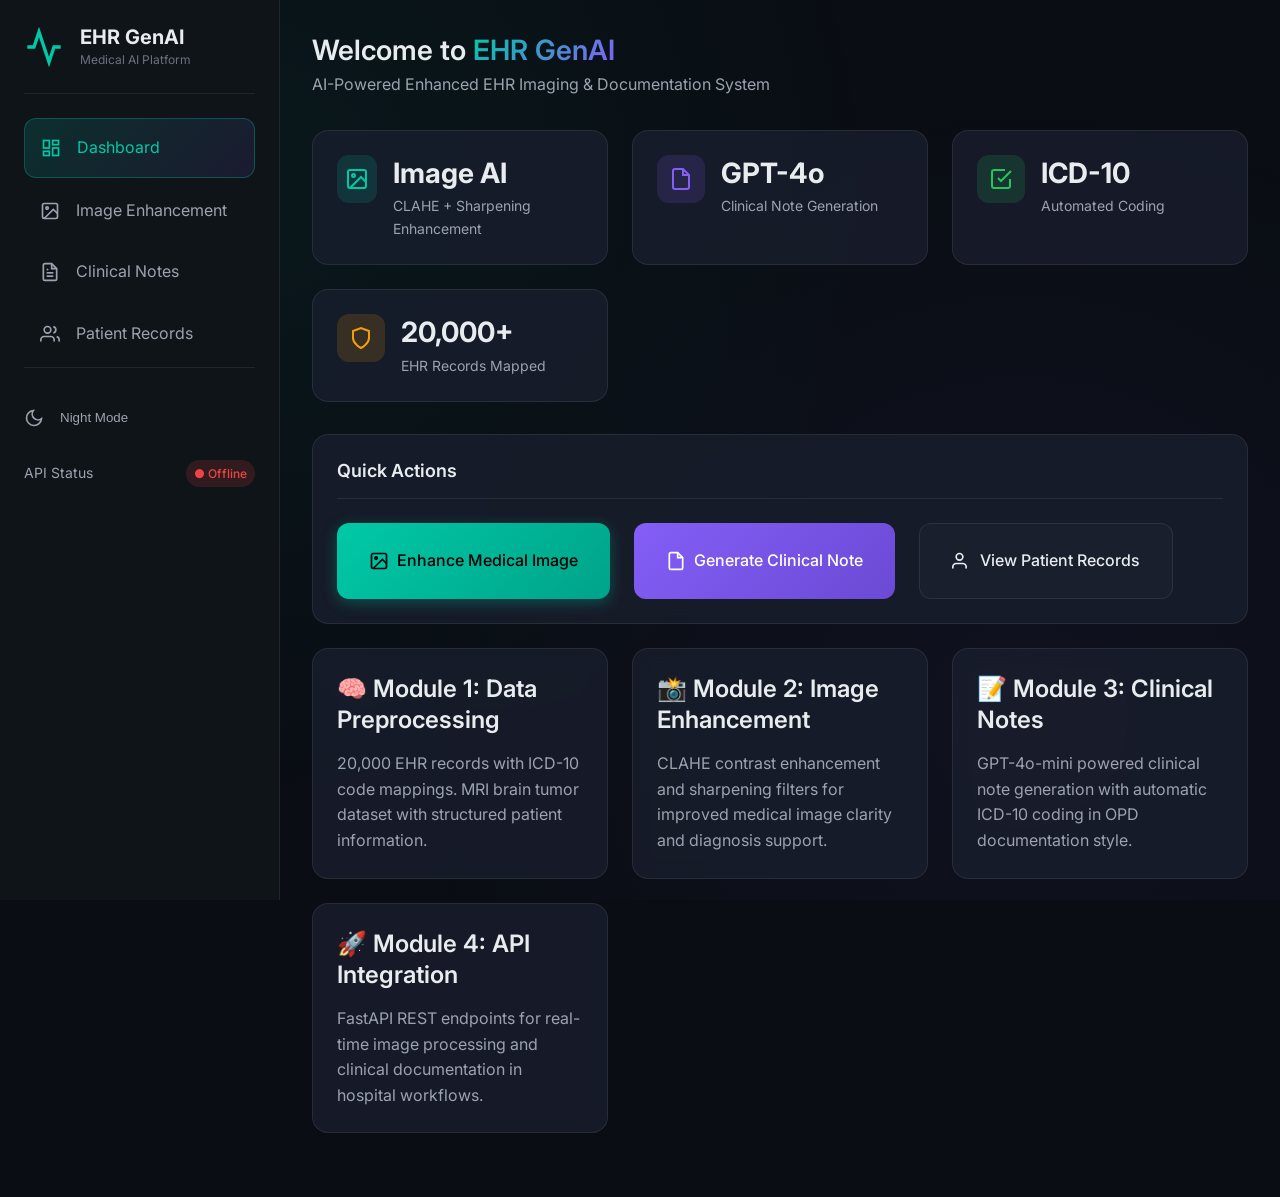
<file: AI-Powered-Enhanced EHR Imaging & Documentation System/frontend/index.html>
<!DOCTYPE html>
<html lang="en">
<head>
    <meta charset="UTF-8">
    <meta name="viewport" content="width=device-width, initial-scale=1.0">
    <title>EHR GenAI - AI-Powered Medical Dashboard</title>
    <meta name="description" content="AI-Powered Enhanced EHR Imaging & Documentation System">
    <link href="https://fonts.googleapis.com/css2?family=Inter:wght@400;500;600;700&display=swap" rel="stylesheet">
    <link rel="stylesheet" href="css/styles.css">
</head>
<body>
    <!-- Mobile Menu Button -->
    <button class="mobile-menu-btn">
        <svg viewBox="0 0 24 24" fill="none" stroke="currentColor" stroke-width="2">
            <line x1="3" y1="12" x2="21" y2="12"/>
            <line x1="3" y1="6" x2="21" y2="6"/>
            <line x1="3" y1="18" x2="21" y2="18"/>
        </svg>
    </button>

    <div class="app-layout">
        <!-- Sidebar -->
        <aside class="sidebar">
            <div class="sidebar-logo">
                <svg viewBox="0 0 24 24" fill="none" stroke="currentColor" stroke-width="2">
                    <path d="M22 12h-4l-3 9L9 3l-3 9H2"/>
                </svg>
                <div>
                    <h1>EHR GenAI</h1>
                    <span>Medical AI Platform</span>
                </div>
            </div>
            
            <nav>
                <ul class="nav-menu">
                    <li class="nav-item">
                        <a href="index.html" class="nav-link active">
                            <svg viewBox="0 0 24 24" fill="none" stroke="currentColor" stroke-width="2">
                                <rect x="3" y="3" width="7" height="9"/>
                                <rect x="14" y="3" width="7" height="5"/>
                                <rect x="14" y="12" width="7" height="9"/>
                                <rect x="3" y="16" width="7" height="5"/>
                            </svg>
                            Dashboard
                        </a>
                    </li>
                    <li class="nav-item">
                        <a href="enhance.html" class="nav-link">
                            <svg viewBox="0 0 24 24" fill="none" stroke="currentColor" stroke-width="2">
                                <rect x="3" y="3" width="18" height="18" rx="2" ry="2"/>
                                <circle cx="8.5" cy="8.5" r="1.5"/>
                                <polyline points="21 15 16 10 5 21"/>
                            </svg>
                            Image Enhancement
                        </a>
                    </li>
                    <li class="nav-item">
                        <a href="generate.html" class="nav-link">
                            <svg viewBox="0 0 24 24" fill="none" stroke="currentColor" stroke-width="2">
                                <path d="M14 2H6a2 2 0 0 0-2 2v16a2 2 0 0 0 2 2h12a2 2 0 0 0 2-2V8z"/>
                                <polyline points="14 2 14 8 20 8"/>
                                <line x1="16" y1="13" x2="8" y2="13"/>
                                <line x1="16" y1="17" x2="8" y2="17"/>
                                <polyline points="10 9 9 9 8 9"/>
                            </svg>
                            Clinical Notes
                        </a>
                    </li>
                    <li class="nav-item">
                        <a href="records.html" class="nav-link">
                            <svg viewBox="0 0 24 24" fill="none" stroke="currentColor" stroke-width="2">
                                <path d="M17 21v-2a4 4 0 0 0-4-4H5a4 4 0 0 0-4 4v2"/>
                                <circle cx="9" cy="7" r="4"/>
                                <path d="M23 21v-2a4 4 0 0 0-3-3.87"/>
                                <path d="M16 3.13a4 4 0 0 1 0 7.75"/>
                            </svg>
                            Patient Records
                        </a>
                    </li>
                </ul>
            </nav>
            
            <div style="margin-top: auto; padding-top: var(--space-lg); border-top: 1px solid var(--border-color);">
                <button class="nav-link theme-toggle-btn" onclick="EHRApp.toggleTheme()" style="width: 100%; border: none; background: transparent; cursor: pointer; margin-bottom: var(--space-md); text-align: left; padding: var(--space-md) 0;">
                    <svg viewBox="0 0 24 24" fill="none" stroke="currentColor" stroke-width="2" style="width: 20px; height: 20px;">
                        <path d="M21 12.79A9 9 0 1 1 11.21 3 7 7 0 0 0 21 12.79z"/>
                    </svg>
                    <span>Night Mode</span>
                </button>
                <div class="flex items-center justify-between">
                    <span class="text-muted" style="font-size: 0.875rem;">API Status</span>
                    <span id="apiStatus"><span class="badge badge-warning">● Checking...</span></span>
                </div>
            </div>
        </aside>

        <!-- Main Content -->
        <main class="main-content">
            <div class="page-header">
                <h1 class="page-title">Welcome to <span class="text-gradient">EHR GenAI</span></h1>
                <p class="page-subtitle">AI-Powered Enhanced EHR Imaging & Documentation System</p>
            </div>

            <!-- Stats Grid -->
            <div class="stats-grid">
                <div class="stat-card animate-fade-in" style="animation-delay: 0.1s;">
                    <div class="stat-icon primary">
                        <svg viewBox="0 0 24 24" fill="none" stroke="currentColor" stroke-width="2">
                            <rect x="3" y="3" width="18" height="18" rx="2" ry="2"/>
                            <circle cx="8.5" cy="8.5" r="1.5"/>
                            <polyline points="21 15 16 10 5 21"/>
                        </svg>
                    </div>
                    <div class="stat-content">
                        <h3>Image AI</h3>
                        <p>CLAHE + Sharpening Enhancement</p>
                    </div>
                </div>

                <div class="stat-card animate-fade-in" style="animation-delay: 0.2s;">
                    <div class="stat-icon accent">
                        <svg viewBox="0 0 24 24" fill="none" stroke="currentColor" stroke-width="2">
                            <path d="M14 2H6a2 2 0 0 0-2 2v16a2 2 0 0 0 2 2h12a2 2 0 0 0 2-2V8z"/>
                            <polyline points="14 2 14 8 20 8"/>
                        </svg>
                    </div>
                    <div class="stat-content">
                        <h3>GPT-4o</h3>
                        <p>Clinical Note Generation</p>
                    </div>
                </div>

                <div class="stat-card animate-fade-in" style="animation-delay: 0.3s;">
                    <div class="stat-icon success">
                        <svg viewBox="0 0 24 24" fill="none" stroke="currentColor" stroke-width="2">
                            <polyline points="9 11 12 14 22 4"/>
                            <path d="M21 12v7a2 2 0 0 1-2 2H5a2 2 0 0 1-2-2V5a2 2 0 0 1 2-2h11"/>
                        </svg>
                    </div>
                    <div class="stat-content">
                        <h3>ICD-10</h3>
                        <p>Automated Coding</p>
                    </div>
                </div>

                <div class="stat-card animate-fade-in" style="animation-delay: 0.4s;">
                    <div class="stat-icon warning">
                        <svg viewBox="0 0 24 24" fill="none" stroke="currentColor" stroke-width="2">
                            <path d="M12 22s8-4 8-10V5l-8-3-8 3v7c0 6 8 10 8 10z"/>
                        </svg>
                    </div>
                    <div class="stat-content">
                        <h3>20,000+</h3>
                        <p>EHR Records Mapped</p>
                    </div>
                </div>
            </div>

            <!-- Quick Actions -->
            <div class="card animate-fade-in" style="animation-delay: 0.5s;">
                <div class="card-header">
                    <h2 class="card-title">Quick Actions</h2>
                </div>
                <div class="flex gap-lg" style="flex-wrap: wrap;">
                    <a href="enhance.html" class="btn btn-primary btn-lg">
                        <svg width="20" height="20" viewBox="0 0 24 24" fill="none" stroke="currentColor" stroke-width="2">
                            <rect x="3" y="3" width="18" height="18" rx="2" ry="2"/>
                            <circle cx="8.5" cy="8.5" r="1.5"/>
                            <polyline points="21 15 16 10 5 21"/>
                        </svg>
                        Enhance Medical Image
                    </a>
                    <a href="generate.html" class="btn btn-accent btn-lg">
                        <svg width="20" height="20" viewBox="0 0 24 24" fill="none" stroke="currentColor" stroke-width="2">
                            <path d="M14 2H6a2 2 0 0 0-2 2v16a2 2 0 0 0 2 2h12a2 2 0 0 0 2-2V8z"/>
                            <polyline points="14 2 14 8 20 8"/>
                        </svg>
                        Generate Clinical Note
                    </a>
                    <a href="records.html" class="btn btn-secondary btn-lg">
                        <svg width="20" height="20" viewBox="0 0 24 24" fill="none" stroke="currentColor" stroke-width="2">
                            <path d="M17 21v-2a4 4 0 0 0-4-4H5a4 4 0 0 0-4 4v2"/>
                            <circle cx="9" cy="7" r="4"/>
                        </svg>
                        View Patient Records
                    </a>
                </div>
            </div>

            <!-- Features Overview -->
            <div class="stats-grid mt-lg">
                <div class="card animate-fade-in" style="animation-delay: 0.6s;">
                    <h3 style="margin-bottom: var(--space-md);">🧠 Module 1: Data Preprocessing</h3>
                    <p class="text-muted">20,000 EHR records with ICD-10 code mappings. MRI brain tumor dataset with structured patient information.</p>
                </div>
                <div class="card animate-fade-in" style="animation-delay: 0.7s;">
                    <h3 style="margin-bottom: var(--space-md);">📸 Module 2: Image Enhancement</h3>
                    <p class="text-muted">CLAHE contrast enhancement and sharpening filters for improved medical image clarity and diagnosis support.</p>
                </div>
                <div class="card animate-fade-in" style="animation-delay: 0.8s;">
                    <h3 style="margin-bottom: var(--space-md);">📝 Module 3: Clinical Notes</h3>
                    <p class="text-muted">GPT-4o-mini powered clinical note generation with automatic ICD-10 coding in OPD documentation style.</p>
                </div>
                <div class="card animate-fade-in" style="animation-delay: 0.9s;">
                    <h3 style="margin-bottom: var(--space-md);">🚀 Module 4: API Integration</h3>
                    <p class="text-muted">FastAPI REST endpoints for real-time image processing and clinical documentation in hospital workflows.</p>
                </div>
            </div>
        </main>
    </div>

    <script src="js/api.js"></script>
    <script src="js/app.js"></script>
</body>
</html>
</file>
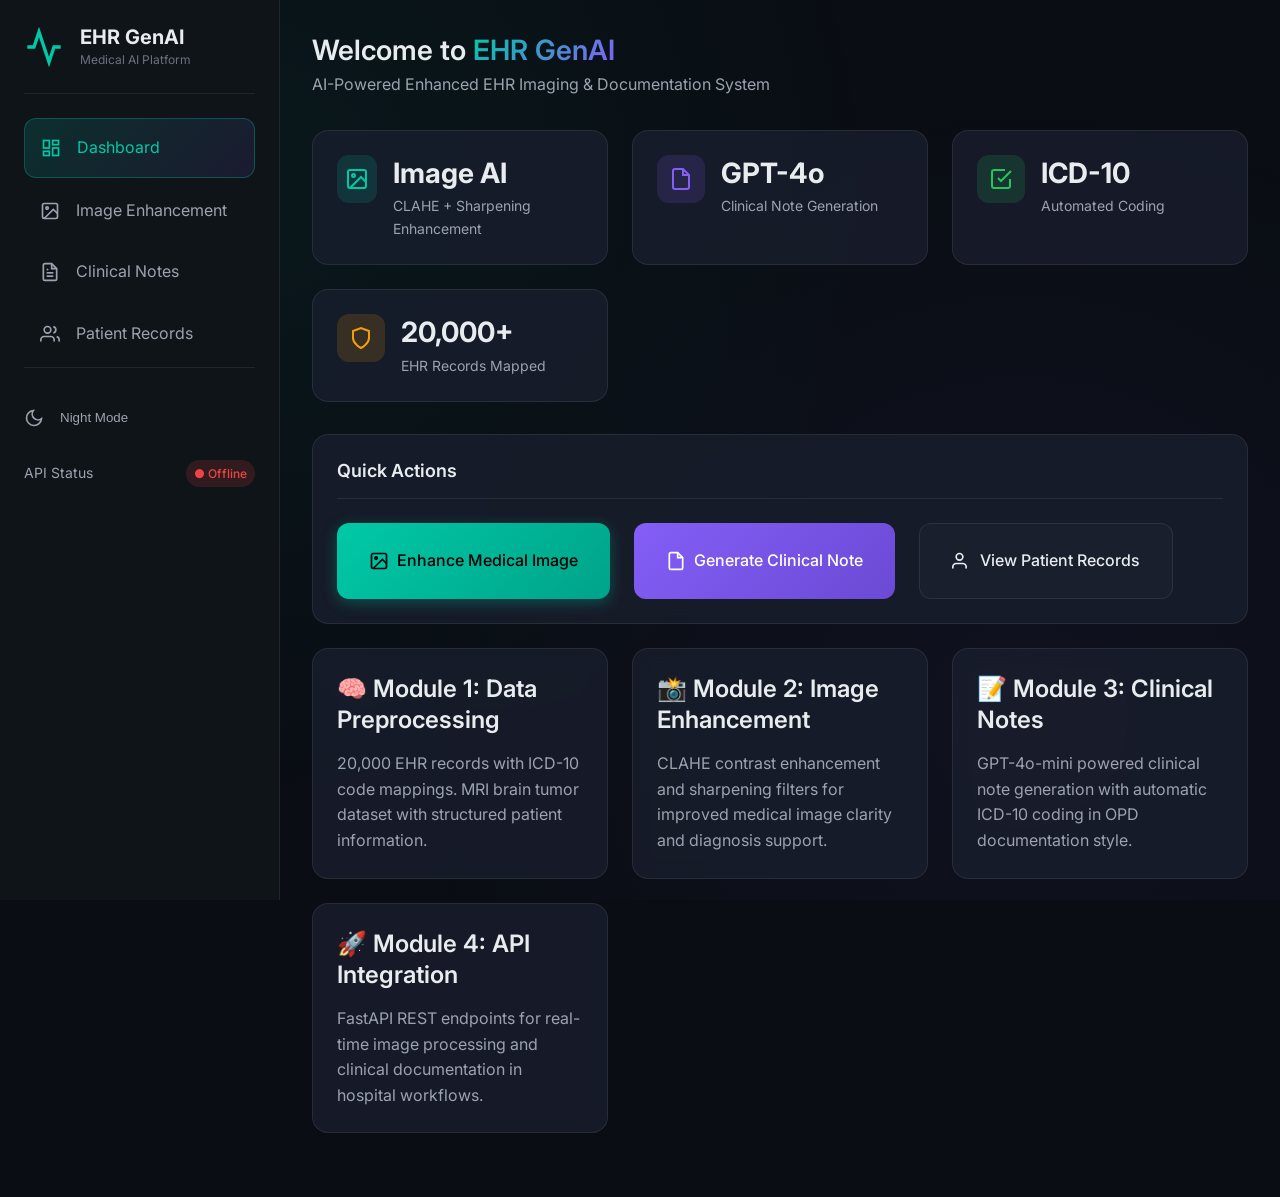
<file: Saniha/MILESTONE4/frontend/index.html>
<!DOCTYPE html>
<html lang="en">
<head>
    <meta charset="UTF-8">
    <meta name="viewport" content="width=device-width, initial-scale=1.0">
    <title>EHR GenAI - AI-Powered Medical Dashboard</title>
    <meta name="description" content="AI-Powered Enhanced EHR Imaging & Documentation System">
    <link href="https://fonts.googleapis.com/css2?family=Inter:wght@400;500;600;700&display=swap" rel="stylesheet">
    <link rel="stylesheet" href="css/styles.css">
</head>
<body>
    <!-- Mobile Menu Button -->
    <button class="mobile-menu-btn">
        <svg viewBox="0 0 24 24" fill="none" stroke="currentColor" stroke-width="2">
            <line x1="3" y1="12" x2="21" y2="12"/>
            <line x1="3" y1="6" x2="21" y2="6"/>
            <line x1="3" y1="18" x2="21" y2="18"/>
        </svg>
    </button>

    <div class="app-layout">
        <!-- Sidebar -->
        <aside class="sidebar">
            <div class="sidebar-logo">
                <svg viewBox="0 0 24 24" fill="none" stroke="currentColor" stroke-width="2">
                    <path d="M22 12h-4l-3 9L9 3l-3 9H2"/>
                </svg>
                <div>
                    <h1>EHR GenAI</h1>
                    <span>Medical AI Platform</span>
                </div>
            </div>
            
            <nav>
                <ul class="nav-menu">
                    <li class="nav-item">
                        <a href="index.html" class="nav-link active">
                            <svg viewBox="0 0 24 24" fill="none" stroke="currentColor" stroke-width="2">
                                <rect x="3" y="3" width="7" height="9"/>
                                <rect x="14" y="3" width="7" height="5"/>
                                <rect x="14" y="12" width="7" height="9"/>
                                <rect x="3" y="16" width="7" height="5"/>
                            </svg>
                            Dashboard
                        </a>
                    </li>
                    <li class="nav-item">
                        <a href="enhance.html" class="nav-link">
                            <svg viewBox="0 0 24 24" fill="none" stroke="currentColor" stroke-width="2">
                                <rect x="3" y="3" width="18" height="18" rx="2" ry="2"/>
                                <circle cx="8.5" cy="8.5" r="1.5"/>
                                <polyline points="21 15 16 10 5 21"/>
                            </svg>
                            Image Enhancement
                        </a>
                    </li>
                    <li class="nav-item">
                        <a href="generate.html" class="nav-link">
                            <svg viewBox="0 0 24 24" fill="none" stroke="currentColor" stroke-width="2">
                                <path d="M14 2H6a2 2 0 0 0-2 2v16a2 2 0 0 0 2 2h12a2 2 0 0 0 2-2V8z"/>
                                <polyline points="14 2 14 8 20 8"/>
                                <line x1="16" y1="13" x2="8" y2="13"/>
                                <line x1="16" y1="17" x2="8" y2="17"/>
                                <polyline points="10 9 9 9 8 9"/>
                            </svg>
                            Clinical Notes
                        </a>
                    </li>
                    <li class="nav-item">
                        <a href="records.html" class="nav-link">
                            <svg viewBox="0 0 24 24" fill="none" stroke="currentColor" stroke-width="2">
                                <path d="M17 21v-2a4 4 0 0 0-4-4H5a4 4 0 0 0-4 4v2"/>
                                <circle cx="9" cy="7" r="4"/>
                                <path d="M23 21v-2a4 4 0 0 0-3-3.87"/>
                                <path d="M16 3.13a4 4 0 0 1 0 7.75"/>
                            </svg>
                            Patient Records
                        </a>
                    </li>
                </ul>
            </nav>
            
            <div style="margin-top: auto; padding-top: var(--space-lg); border-top: 1px solid var(--border-color);">
                <button class="nav-link theme-toggle-btn" onclick="EHRApp.toggleTheme()" style="width: 100%; border: none; background: transparent; cursor: pointer; margin-bottom: var(--space-md); text-align: left; padding: var(--space-md) 0;">
                    <svg viewBox="0 0 24 24" fill="none" stroke="currentColor" stroke-width="2" style="width: 20px; height: 20px;">
                        <path d="M21 12.79A9 9 0 1 1 11.21 3 7 7 0 0 0 21 12.79z"/>
                    </svg>
                    <span>Night Mode</span>
                </button>
                <div class="flex items-center justify-between">
                    <span class="text-muted" style="font-size: 0.875rem;">API Status</span>
                    <span id="apiStatus"><span class="badge badge-warning">● Checking...</span></span>
                </div>
            </div>
        </aside>

        <!-- Main Content -->
        <main class="main-content">
            <div class="page-header">
                <h1 class="page-title">Welcome to <span class="text-gradient">EHR GenAI</span></h1>
                <p class="page-subtitle">AI-Powered Enhanced EHR Imaging & Documentation System</p>
            </div>

            <!-- Stats Grid -->
            <div class="stats-grid">
                <div class="stat-card animate-fade-in" style="animation-delay: 0.1s;">
                    <div class="stat-icon primary">
                        <svg viewBox="0 0 24 24" fill="none" stroke="currentColor" stroke-width="2">
                            <rect x="3" y="3" width="18" height="18" rx="2" ry="2"/>
                            <circle cx="8.5" cy="8.5" r="1.5"/>
                            <polyline points="21 15 16 10 5 21"/>
                        </svg>
                    </div>
                    <div class="stat-content">
                        <h3>Image AI</h3>
                        <p>CLAHE + Sharpening Enhancement</p>
                    </div>
                </div>

                <div class="stat-card animate-fade-in" style="animation-delay: 0.2s;">
                    <div class="stat-icon accent">
                        <svg viewBox="0 0 24 24" fill="none" stroke="currentColor" stroke-width="2">
                            <path d="M14 2H6a2 2 0 0 0-2 2v16a2 2 0 0 0 2 2h12a2 2 0 0 0 2-2V8z"/>
                            <polyline points="14 2 14 8 20 8"/>
                        </svg>
                    </div>
                    <div class="stat-content">
                        <h3>GPT-4o</h3>
                        <p>Clinical Note Generation</p>
                    </div>
                </div>

                <div class="stat-card animate-fade-in" style="animation-delay: 0.3s;">
                    <div class="stat-icon success">
                        <svg viewBox="0 0 24 24" fill="none" stroke="currentColor" stroke-width="2">
                            <polyline points="9 11 12 14 22 4"/>
                            <path d="M21 12v7a2 2 0 0 1-2 2H5a2 2 0 0 1-2-2V5a2 2 0 0 1 2-2h11"/>
                        </svg>
                    </div>
                    <div class="stat-content">
                        <h3>ICD-10</h3>
                        <p>Automated Coding</p>
                    </div>
                </div>

                <div class="stat-card animate-fade-in" style="animation-delay: 0.4s;">
                    <div class="stat-icon warning">
                        <svg viewBox="0 0 24 24" fill="none" stroke="currentColor" stroke-width="2">
                            <path d="M12 22s8-4 8-10V5l-8-3-8 3v7c0 6 8 10 8 10z"/>
                        </svg>
                    </div>
                    <div class="stat-content">
                        <h3>20,000+</h3>
                        <p>EHR Records Mapped</p>
                    </div>
                </div>
            </div>

            <!-- Quick Actions -->
            <div class="card animate-fade-in" style="animation-delay: 0.5s;">
                <div class="card-header">
                    <h2 class="card-title">Quick Actions</h2>
                </div>
                <div class="flex gap-lg" style="flex-wrap: wrap;">
                    <a href="enhance.html" class="btn btn-primary btn-lg">
                        <svg width="20" height="20" viewBox="0 0 24 24" fill="none" stroke="currentColor" stroke-width="2">
                            <rect x="3" y="3" width="18" height="18" rx="2" ry="2"/>
                            <circle cx="8.5" cy="8.5" r="1.5"/>
                            <polyline points="21 15 16 10 5 21"/>
                        </svg>
                        Enhance Medical Image
                    </a>
                    <a href="generate.html" class="btn btn-accent btn-lg">
                        <svg width="20" height="20" viewBox="0 0 24 24" fill="none" stroke="currentColor" stroke-width="2">
                            <path d="M14 2H6a2 2 0 0 0-2 2v16a2 2 0 0 0 2 2h12a2 2 0 0 0 2-2V8z"/>
                            <polyline points="14 2 14 8 20 8"/>
                        </svg>
                        Generate Clinical Note
                    </a>
                    <a href="records.html" class="btn btn-secondary btn-lg">
                        <svg width="20" height="20" viewBox="0 0 24 24" fill="none" stroke="currentColor" stroke-width="2">
                            <path d="M17 21v-2a4 4 0 0 0-4-4H5a4 4 0 0 0-4 4v2"/>
                            <circle cx="9" cy="7" r="4"/>
                        </svg>
                        View Patient Records
                    </a>
                </div>
            </div>

            <!-- Features Overview -->
            <div class="stats-grid mt-lg">
                <div class="card animate-fade-in" style="animation-delay: 0.6s;">
                    <h3 style="margin-bottom: var(--space-md);">🧠 Module 1: Data Preprocessing</h3>
                    <p class="text-muted">20,000 EHR records with ICD-10 code mappings. MRI brain tumor dataset with structured patient information.</p>
                </div>
                <div class="card animate-fade-in" style="animation-delay: 0.7s;">
                    <h3 style="margin-bottom: var(--space-md);">📸 Module 2: Image Enhancement</h3>
                    <p class="text-muted">CLAHE contrast enhancement and sharpening filters for improved medical image clarity and diagnosis support.</p>
                </div>
                <div class="card animate-fade-in" style="animation-delay: 0.8s;">
                    <h3 style="margin-bottom: var(--space-md);">📝 Module 3: Clinical Notes</h3>
                    <p class="text-muted">GPT-4o-mini powered clinical note generation with automatic ICD-10 coding in OPD documentation style.</p>
                </div>
                <div class="card animate-fade-in" style="animation-delay: 0.9s;">
                    <h3 style="margin-bottom: var(--space-md);">🚀 Module 4: API Integration</h3>
                    <p class="text-muted">FastAPI REST endpoints for real-time image processing and clinical documentation in hospital workflows.</p>
                </div>
            </div>
        </main>
    </div>

    <script src="js/api.js"></script>
    <script src="js/app.js"></script>
</body>
</html>
</file>
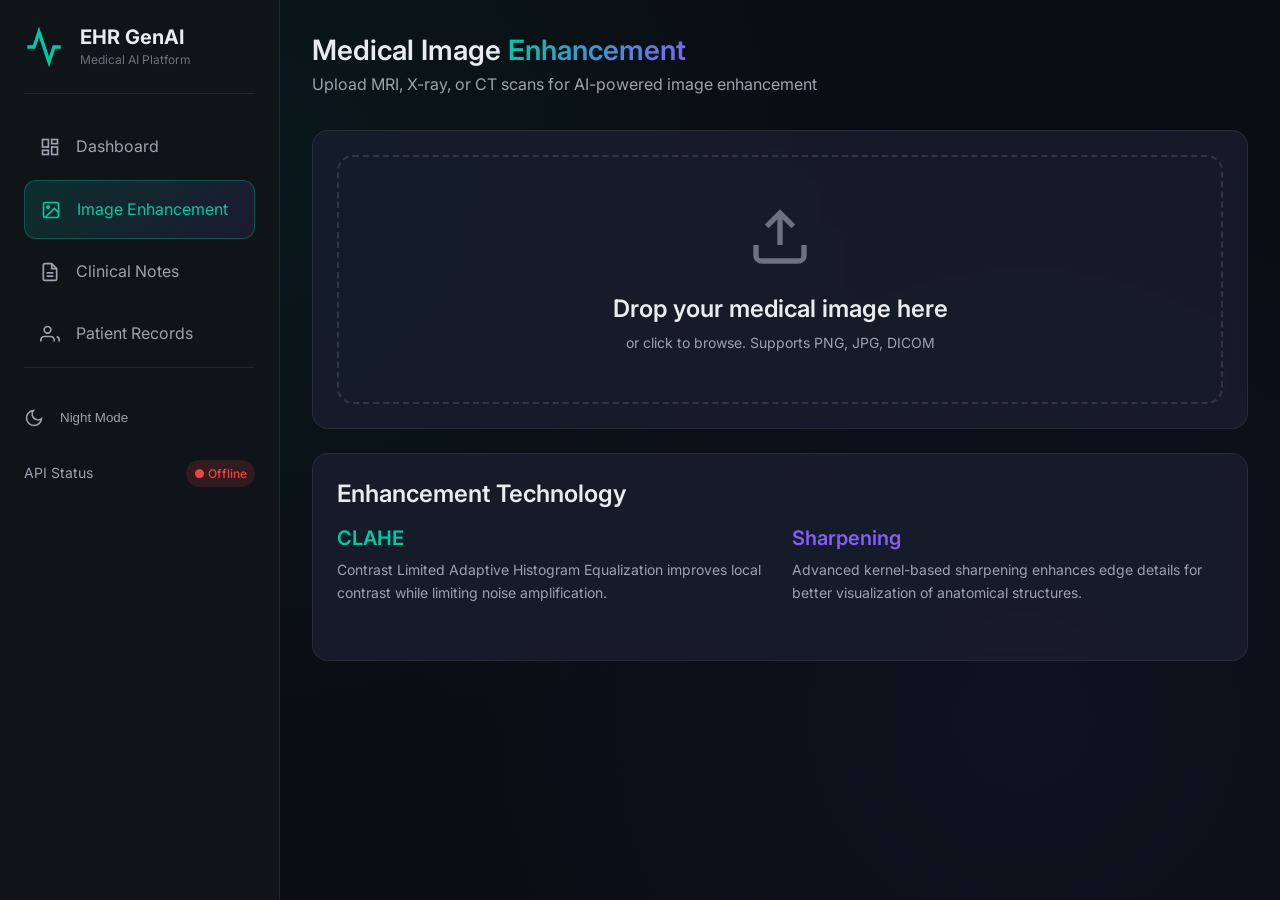
<file: AI-Powered-Enhanced EHR Imaging & Documentation System/frontend/enhance.html>
<!DOCTYPE html>
<html lang="en">

<head>
    <meta charset="UTF-8">
    <meta name="viewport" content="width=device-width, initial-scale=1.0">
    <title>Image Enhancement - EHR GenAI</title>
    <meta name="description" content="AI-powered medical image enhancement using CLAHE and sharpening">
    <link href="https://fonts.googleapis.com/css2?family=Inter:wght@400;500;600;700&display=swap" rel="stylesheet">
    <link rel="stylesheet" href="css/styles.css">
</head>

<body>
    <!-- Mobile Menu Button -->
    <button class="mobile-menu-btn">
        <svg viewBox="0 0 24 24" fill="none" stroke="currentColor" stroke-width="2">
            <line x1="3" y1="12" x2="21" y2="12" />
            <line x1="3" y1="6" x2="21" y2="6" />
            <line x1="3" y1="18" x2="21" y2="18" />
        </svg>
    </button>

    <div class="app-layout">
        <!-- Sidebar -->
        <aside class="sidebar">
            <div class="sidebar-logo">
                <svg viewBox="0 0 24 24" fill="none" stroke="currentColor" stroke-width="2">
                    <path d="M22 12h-4l-3 9L9 3l-3 9H2" />
                </svg>
                <div>
                    <h1>EHR GenAI</h1>
                    <span>Medical AI Platform</span>
                </div>
            </div>

            <nav>
                <ul class="nav-menu">
                    <li class="nav-item">
                        <a href="index.html" class="nav-link">
                            <svg viewBox="0 0 24 24" fill="none" stroke="currentColor" stroke-width="2">
                                <rect x="3" y="3" width="7" height="9" />
                                <rect x="14" y="3" width="7" height="5" />
                                <rect x="14" y="12" width="7" height="9" />
                                <rect x="3" y="16" width="7" height="5" />
                            </svg>
                            Dashboard
                        </a>
                    </li>
                    <li class="nav-item">
                        <a href="enhance.html" class="nav-link active">
                            <svg viewBox="0 0 24 24" fill="none" stroke="currentColor" stroke-width="2">
                                <rect x="3" y="3" width="18" height="18" rx="2" ry="2" />
                                <circle cx="8.5" cy="8.5" r="1.5" />
                                <polyline points="21 15 16 10 5 21" />
                            </svg>
                            Image Enhancement
                        </a>
                    </li>
                    <li class="nav-item">
                        <a href="generate.html" class="nav-link">
                            <svg viewBox="0 0 24 24" fill="none" stroke="currentColor" stroke-width="2">
                                <path d="M14 2H6a2 2 0 0 0-2 2v16a2 2 0 0 0 2 2h12a2 2 0 0 0 2-2V8z" />
                                <polyline points="14 2 14 8 20 8" />
                                <line x1="16" y1="13" x2="8" y2="13" />
                                <line x1="16" y1="17" x2="8" y2="17" />
                            </svg>
                            Clinical Notes
                        </a>
                    </li>
                    <li class="nav-item">
                        <a href="records.html" class="nav-link">
                            <svg viewBox="0 0 24 24" fill="none" stroke="currentColor" stroke-width="2">
                                <path d="M17 21v-2a4 4 0 0 0-4-4H5a4 4 0 0 0-4 4v2" />
                                <circle cx="9" cy="7" r="4" />
                                <path d="M23 21v-2a4 4 0 0 0-3-3.87" />
                            </svg>
                            Patient Records
                        </a>
                    </li>
                </ul>
            </nav>

            <div style="margin-top: auto; padding-top: var(--space-lg); border-top: 1px solid var(--border-color);">
                <button class="nav-link theme-toggle-btn" onclick="EHRApp.toggleTheme()"
                    style="width: 100%; border: none; background: transparent; cursor: pointer; margin-bottom: var(--space-md); text-align: left; padding: var(--space-md) 0;">
                    <svg viewBox="0 0 24 24" fill="none" stroke="currentColor" stroke-width="2"
                        style="width: 20px; height: 20px;">
                        <path d="M21 12.79A9 9 0 1 1 11.21 3 7 7 0 0 0 21 12.79z" />
                    </svg>
                    <span>Night Mode</span>
                </button>
                <div class="flex items-center justify-between">
                    <span class="text-muted" style="font-size: 0.875rem;">API Status</span>
                    <span id="apiStatus"><span class="badge badge-warning">● Checking...</span></span>
                </div>
            </div>
        </aside>

        <!-- Main Content -->
        <main class="main-content">
            <div class="page-header">
                <h1 class="page-title">Medical Image <span class="text-gradient">Enhancement</span></h1>
                <p class="page-subtitle">Upload MRI, X-ray, or CT scans for AI-powered image enhancement</p>
            </div>

            <!-- Upload Zone -->
            <div class="card mb-lg">
                <div class="upload-zone" id="uploadZone">
                    <svg viewBox="0 0 24 24" fill="none" stroke="currentColor" stroke-width="2">
                        <path d="M21 15v4a2 2 0 0 1-2 2H5a2 2 0 0 1-2-2v-4" />
                        <polyline points="17 8 12 3 7 8" />
                        <line x1="12" y1="3" x2="12" y2="15" />
                    </svg>
                    <h3>Drop your medical image here</h3>
                    <p>or click to browse. Supports PNG, JPG, DICOM</p>
                    <input type="file" id="fileInput" accept="image/*" style="display: none;">
                </div>
            </div>

            <!-- Image Comparison -->
            <div class="image-comparison" id="imageComparison" style="display: none;">
                <div class="image-panel">
                    <div class="image-panel-header">Original Image</div>
                    <div class="image-panel-body">
                        <img id="originalImage" alt="Original medical image">
                    </div>
                </div>
                <div class="image-panel">
                    <div class="image-panel-header">Enhanced Image</div>
                    <div class="image-panel-body" id="enhancedContainer">
                        <div class="image-placeholder" id="enhancedPlaceholder">
                            <svg viewBox="0 0 24 24" fill="none" stroke="currentColor" stroke-width="2">
                                <circle cx="12" cy="12" r="10" />
                                <polyline points="12 6 12 12 16 14" />
                            </svg>
                            <p>Processing...</p>
                        </div>
                        <img id="enhancedImage" alt="Enhanced medical image" style="display: none;">
                    </div>
                </div>
            </div>

            <!-- Actions -->
            <div class="flex gap-md mt-lg" id="actionButtons" style="display: none;">
                <button class="btn btn-primary" id="downloadBtn">
                    <svg width="20" height="20" viewBox="0 0 24 24" fill="none" stroke="currentColor" stroke-width="2">
                        <path d="M21 15v4a2 2 0 0 1-2 2H5a2 2 0 0 1-2-2v-4" />
                        <polyline points="7 10 12 15 17 10" />
                        <line x1="12" y1="15" x2="12" y2="3" />
                    </svg>
                    Download Enhanced
                </button>
                <button class="btn btn-secondary" id="resetBtn">
                    <svg width="20" height="20" viewBox="0 0 24 24" fill="none" stroke="currentColor" stroke-width="2">
                        <polyline points="1 4 1 10 7 10" />
                        <path d="M3.51 15a9 9 0 1 0 2.13-9.36L1 10" />
                    </svg>
                    Upload New Image
                </button>
            </div>

            <!-- Info Card -->
            <div class="card mt-lg">
                <h3 style="margin-bottom: var(--space-md);">Enhancement Technology</h3>
                <div class="stats-grid" style="margin-top: var(--space-md);">
                    <div>
                        <h4 style="color: var(--primary); margin-bottom: var(--space-sm);">CLAHE</h4>
                        <p class="text-muted" style="font-size: 0.875rem;">Contrast Limited Adaptive Histogram
                            Equalization improves local contrast while limiting noise amplification.</p>
                    </div>
                    <div>
                        <h4 style="color: var(--accent); margin-bottom: var(--space-sm);">Sharpening</h4>
                        <p class="text-muted" style="font-size: 0.875rem;">Advanced kernel-based sharpening enhances
                            edge details for better visualization of anatomical structures.</p>
                    </div>
                </div>
            </div>
        </main>
    </div>

    <script src="js/api.js"></script>
    <script src="js/app.js"></script>
    <script>
        // Image Enhancement Page Logic
        const uploadZone = document.getElementById('uploadZone');
        const fileInput = document.getElementById('fileInput');
        const imageComparison = document.getElementById('imageComparison');
        const originalImage = document.getElementById('originalImage');
        const enhancedImage = document.getElementById('enhancedImage');
        const enhancedPlaceholder = document.getElementById('enhancedPlaceholder');
        const actionButtons = document.getElementById('actionButtons');
        const downloadBtn = document.getElementById('downloadBtn');
        const resetBtn = document.getElementById('resetBtn');

        let enhancedBase64 = null;

        // Click to upload
        uploadZone.addEventListener('click', () => fileInput.click());

        // Drag and drop
        uploadZone.addEventListener('dragover', (e) => {
            e.preventDefault();
            uploadZone.classList.add('dragover');
        });

        uploadZone.addEventListener('dragleave', () => {
            uploadZone.classList.remove('dragover');
        });

        uploadZone.addEventListener('drop', (e) => {
            e.preventDefault();
            uploadZone.classList.remove('dragover');
            const file = e.dataTransfer.files[0];
            if (file && file.type.startsWith('image/')) {
                processImage(file);
            }
        });

        // File input change
        fileInput.addEventListener('change', (e) => {
            const file = e.target.files[0];
            if (file) processImage(file);
        });

        // Process uploaded image
        async function processImage(file) {
            // Show original image
            const reader = new FileReader();
            reader.onload = (e) => {
                originalImage.src = e.target.result;
            };
            reader.readAsDataURL(file);

            // Show comparison UI
            uploadZone.style.display = 'none';
            imageComparison.style.display = 'grid';
            actionButtons.style.display = 'flex';
            enhancedImage.style.display = 'none';
            enhancedPlaceholder.style.display = 'block';

            // Call API
            try {
                EHRApp.showLoading('Enhancing image with AI...');
                const result = await EHRApi.enhanceImage(file);
                EHRApp.hideLoading();

                // Display enhanced image
                enhancedBase64 = result.enhanced_image_base64;
                enhancedImage.src = `data:image/png;base64,${enhancedBase64}`;
                enhancedImage.style.display = 'block';
                enhancedPlaceholder.style.display = 'none';

                EHRApp.showToast('Image enhanced successfully!', 'success');
            } catch (error) {
                EHRApp.hideLoading();
                EHRApp.showToast('Enhancement failed. Is the API running?', 'error');
                enhancedPlaceholder.innerHTML = `
                    <svg viewBox="0 0 24 24" fill="none" stroke="currentColor" stroke-width="2" style="color: var(--error);">
                        <circle cx="12" cy="12" r="10"/>
                        <line x1="15" y1="9" x2="9" y2="15"/>
                        <line x1="9" y1="9" x2="15" y2="15"/>
                    </svg>
                    <p style="color: var(--error);">Enhancement failed</p>
                `;
            }
        }

        // Download enhanced image
        downloadBtn.addEventListener('click', () => {
            if (!enhancedBase64) return;

            const link = document.createElement('a');
            link.href = `data:image/png;base64,${enhancedBase64}`;
            link.download = 'enhanced_medical_image.png';
            link.click();

            EHRApp.showToast('Image downloaded!', 'success');
        });

        // Reset
        resetBtn.addEventListener('click', () => {
            uploadZone.style.display = 'block';
            imageComparison.style.display = 'none';
            actionButtons.style.display = 'none';
            fileInput.value = '';
            enhancedBase64 = null;
            enhancedPlaceholder.innerHTML = `
                <svg viewBox="0 0 24 24" fill="none" stroke="currentColor" stroke-width="2">
                    <circle cx="12" cy="12" r="10"/>
                    <polyline points="12 6 12 12 16 14"/>
                </svg>
                <p>Processing...</p>
            `;
        });
    </script>
</body>

</html>
</file>
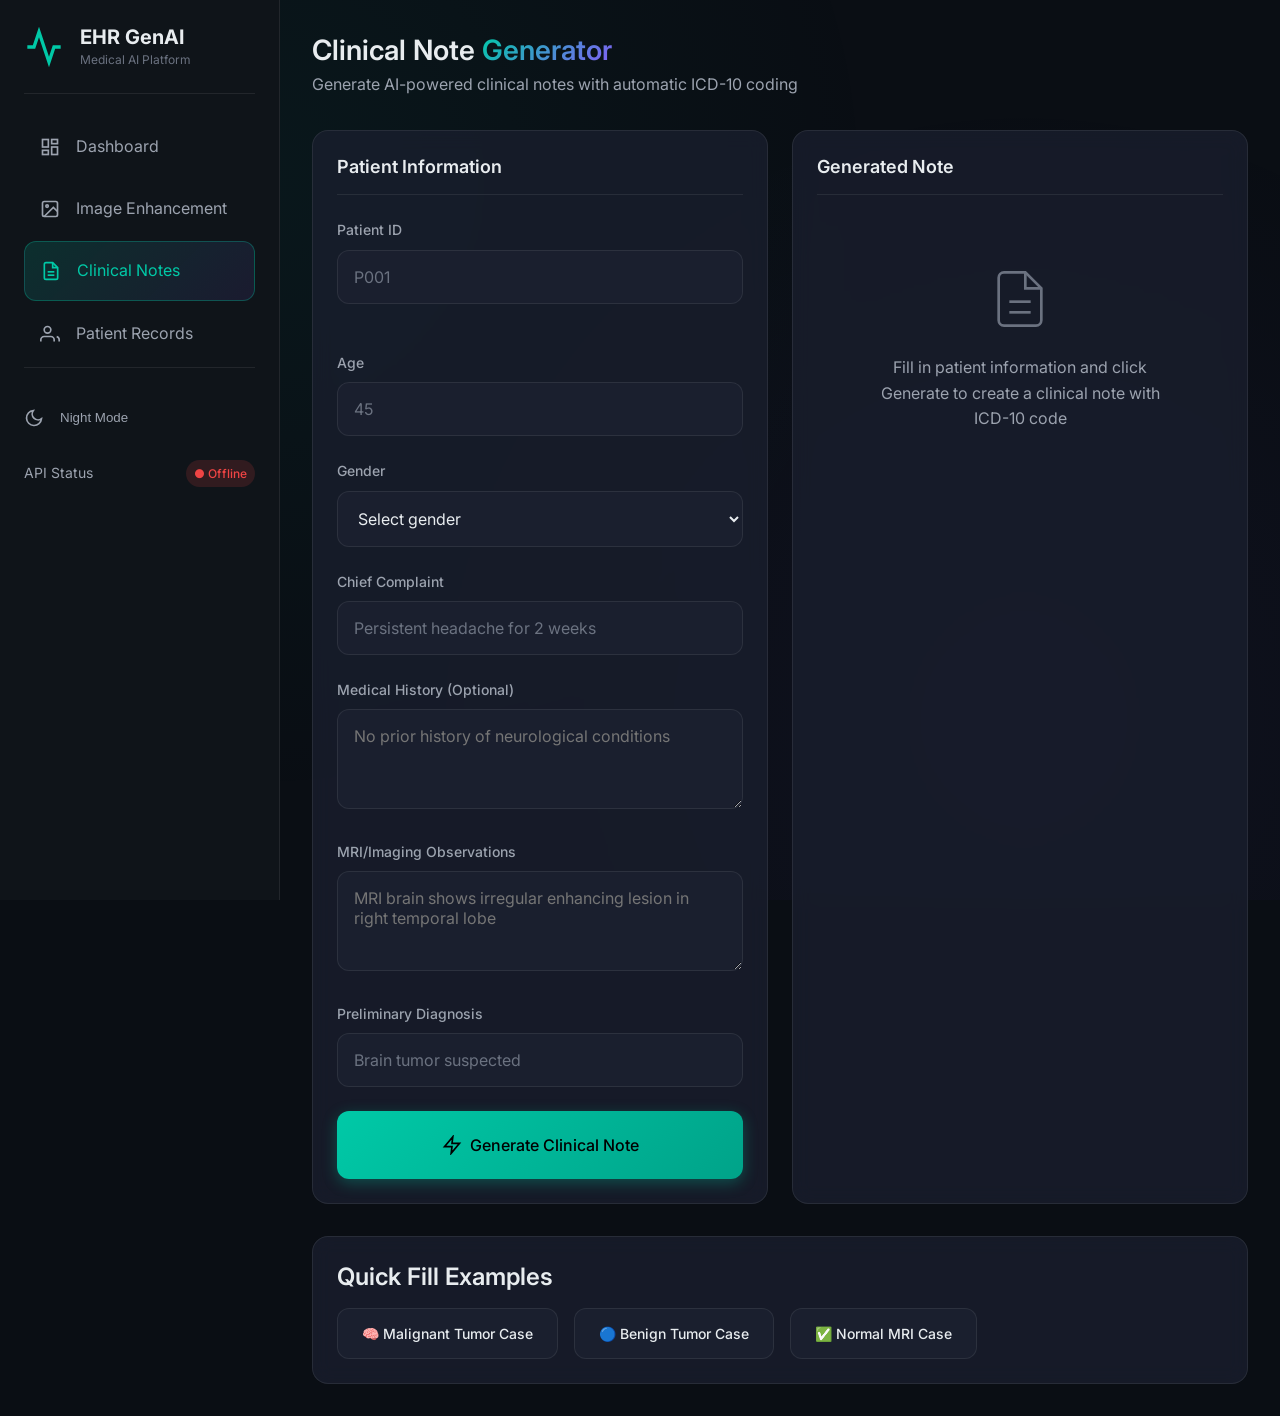
<file: AI-Powered-Enhanced EHR Imaging & Documentation System/frontend/generate.html>
<!DOCTYPE html>
<html lang="en">

<head>
    <meta charset="UTF-8">
    <meta name="viewport" content="width=device-width, initial-scale=1.0">
    <title>Clinical Note Generator - EHR GenAI</title>
    <meta name="description" content="AI-powered clinical note generation with automatic ICD-10 coding">
    <link href="https://fonts.googleapis.com/css2?family=Inter:wght@400;500;600;700&display=swap" rel="stylesheet">
    <link rel="stylesheet" href="css/styles.css">
</head>

<body>
    <!-- Mobile Menu Button -->
    <button class="mobile-menu-btn">
        <svg viewBox="0 0 24 24" fill="none" stroke="currentColor" stroke-width="2">
            <line x1="3" y1="12" x2="21" y2="12" />
            <line x1="3" y1="6" x2="21" y2="6" />
            <line x1="3" y1="18" x2="21" y2="18" />
        </svg>
    </button>

    <div class="app-layout">
        <!-- Sidebar -->
        <aside class="sidebar">
            <div class="sidebar-logo">
                <svg viewBox="0 0 24 24" fill="none" stroke="currentColor" stroke-width="2">
                    <path d="M22 12h-4l-3 9L9 3l-3 9H2" />
                </svg>
                <div>
                    <h1>EHR GenAI</h1>
                    <span>Medical AI Platform</span>
                </div>
            </div>

            <nav>
                <ul class="nav-menu">
                    <li class="nav-item">
                        <a href="index.html" class="nav-link">
                            <svg viewBox="0 0 24 24" fill="none" stroke="currentColor" stroke-width="2">
                                <rect x="3" y="3" width="7" height="9" />
                                <rect x="14" y="3" width="7" height="5" />
                                <rect x="14" y="12" width="7" height="9" />
                                <rect x="3" y="16" width="7" height="5" />
                            </svg>
                            Dashboard
                        </a>
                    </li>
                    <li class="nav-item">
                        <a href="enhance.html" class="nav-link">
                            <svg viewBox="0 0 24 24" fill="none" stroke="currentColor" stroke-width="2">
                                <rect x="3" y="3" width="18" height="18" rx="2" ry="2" />
                                <circle cx="8.5" cy="8.5" r="1.5" />
                                <polyline points="21 15 16 10 5 21" />
                            </svg>
                            Image Enhancement
                        </a>
                    </li>
                    <li class="nav-item">
                        <a href="generate.html" class="nav-link active">
                            <svg viewBox="0 0 24 24" fill="none" stroke="currentColor" stroke-width="2">
                                <path d="M14 2H6a2 2 0 0 0-2 2v16a2 2 0 0 0 2 2h12a2 2 0 0 0 2-2V8z" />
                                <polyline points="14 2 14 8 20 8" />
                                <line x1="16" y1="13" x2="8" y2="13" />
                                <line x1="16" y1="17" x2="8" y2="17" />
                            </svg>
                            Clinical Notes
                        </a>
                    </li>
                    <li class="nav-item">
                        <a href="records.html" class="nav-link">
                            <svg viewBox="0 0 24 24" fill="none" stroke="currentColor" stroke-width="2">
                                <path d="M17 21v-2a4 4 0 0 0-4-4H5a4 4 0 0 0-4 4v2" />
                                <circle cx="9" cy="7" r="4" />
                                <path d="M23 21v-2a4 4 0 0 0-3-3.87" />
                            </svg>
                            Patient Records
                        </a>
                    </li>
                </ul>
            </nav>

            <div style="margin-top: auto; padding-top: var(--space-lg); border-top: 1px solid var(--border-color);">
                <button class="nav-link theme-toggle-btn" onclick="EHRApp.toggleTheme()"
                    style="width: 100%; border: none; background: transparent; cursor: pointer; margin-bottom: var(--space-md); text-align: left; padding: var(--space-md) 0;">
                    <svg viewBox="0 0 24 24" fill="none" stroke="currentColor" stroke-width="2"
                        style="width: 20px; height: 20px;">
                        <path d="M21 12.79A9 9 0 1 1 11.21 3 7 7 0 0 0 21 12.79z" />
                    </svg>
                    <span>Night Mode</span>
                </button>
                <div class="flex items-center justify-between">
                    <span class="text-muted" style="font-size: 0.875rem;">API Status</span>
                    <span id="apiStatus"><span class="badge badge-warning">● Checking...</span></span>
                </div>
            </div>
        </aside>

        <!-- Main Content -->
        <main class="main-content">
            <div class="page-header">
                <h1 class="page-title">Clinical Note <span class="text-gradient">Generator</span></h1>
                <p class="page-subtitle">Generate AI-powered clinical notes with automatic ICD-10 coding</p>
            </div>

            <div class="stats-grid" style="grid-template-columns: 1fr 1fr;">
                <!-- Patient Form -->
                <div class="card">
                    <div class="card-header">
                        <h2 class="card-title">Patient Information</h2>
                    </div>

                    <form id="patientForm">
                        <div class="form-row">
                            <div class="form-group">
                                <label class="form-label">Patient ID</label>
                                <input type="text" class="form-input" id="patientId" placeholder="P001" required>
                            </div>
                            <div class="form-group">
                                <label class="form-label">Age</label>
                                <input type="number" class="form-input" id="age" placeholder="45" min="1" max="120"
                                    required>
                            </div>
                        </div>

                        <div class="form-group">
                            <label class="form-label">Gender</label>
                            <select class="form-select" id="gender" required>
                                <option value="">Select gender</option>
                                <option value="Male">Male</option>
                                <option value="Female">Female</option>
                                <option value="Other">Other</option>
                            </select>
                        </div>

                        <div class="form-group">
                            <label class="form-label">Chief Complaint</label>
                            <input type="text" class="form-input" id="chiefComplaint"
                                placeholder="Persistent headache for 2 weeks" required>
                        </div>

                        <div class="form-group">
                            <label class="form-label">Medical History (Optional)</label>
                            <textarea class="form-textarea" id="history"
                                placeholder="No prior history of neurological conditions"></textarea>
                        </div>

                        <div class="form-group">
                            <label class="form-label">MRI/Imaging Observations</label>
                            <textarea class="form-textarea" id="observations"
                                placeholder="MRI brain shows irregular enhancing lesion in right temporal lobe"
                                required></textarea>
                        </div>

                        <div class="form-group">
                            <label class="form-label">Preliminary Diagnosis</label>
                            <input type="text" class="form-input" id="prelimDiagnosis"
                                placeholder="Brain tumor suspected" required>
                        </div>

                        <button type="submit" class="btn btn-primary btn-lg" style="width: 100%;" id="generateBtn">
                            <svg width="20" height="20" viewBox="0 0 24 24" fill="none" stroke="currentColor"
                                stroke-width="2">
                                <polygon points="13 2 3 14 12 14 11 22 21 10 12 10 13 2" />
                            </svg>
                            Generate Clinical Note
                        </button>
                    </form>
                </div>

                <!-- Result Panel -->
                <div class="card">
                    <div class="card-header">
                        <h2 class="card-title">Generated Note</h2>
                        <button class="btn btn-secondary btn-icon" id="copyBtn" title="Copy to clipboard"
                            style="display: none;">
                            <svg width="18" height="18" viewBox="0 0 24 24" fill="none" stroke="currentColor"
                                stroke-width="2">
                                <rect x="9" y="9" width="13" height="13" rx="2" ry="2" />
                                <path d="M5 15H4a2 2 0 0 1-2-2V4a2 2 0 0 1 2-2h9a2 2 0 0 1 2 2v1" />
                            </svg>
                        </button>
                    </div>

                    <!-- Placeholder -->
                    <div id="resultPlaceholder" class="text-center" style="padding: var(--space-2xl);">
                        <svg width="64" height="64" viewBox="0 0 24 24" fill="none" stroke="currentColor"
                            stroke-width="1" style="color: var(--text-muted); margin-bottom: var(--space-md);">
                            <path d="M14 2H6a2 2 0 0 0-2 2v16a2 2 0 0 0 2 2h12a2 2 0 0 0 2-2V8z" />
                            <polyline points="14 2 14 8 20 8" />
                            <line x1="16" y1="13" x2="8" y2="13" />
                            <line x1="16" y1="17" x2="8" y2="17" />
                        </svg>
                        <p class="text-muted">Fill in patient information and click Generate to create a clinical note
                            with ICD-10 code</p>
                    </div>

                    <!-- Result Content -->
                    <div id="resultContent" style="display: none;">
                        <div class="result-card">
                            <div style="margin-bottom: var(--space-md);">
                                <span class="badge badge-success">
                                    <svg width="12" height="12" viewBox="0 0 24 24" fill="none" stroke="currentColor"
                                        stroke-width="3">
                                        <polyline points="20 6 9 17 4 12" />
                                    </svg>
                                    AI Generated
                                </span>
                                <span id="patientIdBadge" class="badge badge-info"
                                    style="margin-left: var(--space-sm);"></span>
                            </div>

                            <h4 style="margin-bottom: var(--space-sm);">Clinical Note</h4>
                            <div class="clinical-note" id="generatedNote"></div>

                            <h4 style="margin-bottom: var(--space-sm);">ICD-10 Code</h4>
                            <div id="icdCodes"></div>
                        </div>
                    </div>
                </div>
            </div>

            <!-- Sample Data Card -->
            <div class="card mt-lg">
                <h3 style="margin-bottom: var(--space-md);">Quick Fill Examples</h3>
                <div class="flex gap-md" style="flex-wrap: wrap;">
                    <button class="btn btn-secondary" onclick="fillSample('malignant')">
                        🧠 Malignant Tumor Case
                    </button>
                    <button class="btn btn-secondary" onclick="fillSample('benign')">
                        🔵 Benign Tumor Case
                    </button>
                    <button class="btn btn-secondary" onclick="fillSample('normal')">
                        ✅ Normal MRI Case
                    </button>
                </div>
            </div>
        </main>
    </div>

    <script src="js/api.js"></script>
    <script src="js/app.js"></script>
    <script>
        const patientForm = document.getElementById('patientForm');
        const resultPlaceholder = document.getElementById('resultPlaceholder');
        const resultContent = document.getElementById('resultContent');
        const generatedNote = document.getElementById('generatedNote');
        const icdCodes = document.getElementById('icdCodes');
        const copyBtn = document.getElementById('copyBtn');
        const patientIdBadge = document.getElementById('patientIdBadge');

        let currentNote = '';

        // Form submission
        patientForm.addEventListener('submit', async (e) => {
            e.preventDefault();

            const patientData = {
                patient_id: document.getElementById('patientId').value,
                age: parseInt(document.getElementById('age').value),
                gender: document.getElementById('gender').value,
                chief_complaint: document.getElementById('chiefComplaint').value,
                history: document.getElementById('history').value,
                observations: document.getElementById('observations').value,
                prelim_diagnosis: document.getElementById('prelimDiagnosis').value
            };

            try {
                EHRApp.showLoading('Generating clinical note with AI...');
                const result = await EHRApi.generateNote(patientData);
                EHRApp.hideLoading();

                // Display result
                resultPlaceholder.style.display = 'none';
                resultContent.style.display = 'block';
                copyBtn.style.display = 'flex';

                patientIdBadge.textContent = `Patient: ${result.patient_id}`;
                generatedNote.textContent = result.note;
                currentNote = result.note;

                // Display ICD-10 codes
                icdCodes.innerHTML = result.icd10.map(code => `
                    <div class="icd-badge">
                        <span class="icd-code">${code.code}</span>
                        <span>${code.description}</span>
                    </div>
                `).join('');

                EHRApp.showToast('Clinical note generated successfully!', 'success');
            } catch (error) {
                EHRApp.hideLoading();
                EHRApp.showToast('Generation failed. Is the API running?', 'error');
            }
        });

        // Copy to clipboard
        copyBtn.addEventListener('click', () => {
            const fullText = `Clinical Note:\n${currentNote}\n\nICD-10: ${icdCodes.textContent}`;
            EHRApp.copyToClipboard(fullText);
        });

        // Sample data fill
        function fillSample(type) {
            const samples = {
                malignant: {
                    patientId: 'P1001',
                    age: 52,
                    gender: 'Male',
                    chiefComplaint: 'Progressive headache, vomiting, and seizures for 3 weeks',
                    history: 'No prior history of neurological conditions',
                    observations: 'MRI brain shows irregular enhancing mass lesion in right temporal lobe with surrounding edema and mass effect',
                    prelimDiagnosis: 'Malignant Brain Tumor'
                },
                benign: {
                    patientId: 'P1002',
                    age: 38,
                    gender: 'Female',
                    chiefComplaint: 'Occasional dizziness and mild headache',
                    history: 'Hypertension controlled on medication',
                    observations: 'MRI brain reveals a well-defined extra-axial lesion with smooth margins, likely meningioma',
                    prelimDiagnosis: 'Benign Brain Tumor'
                },
                normal: {
                    patientId: 'P1003',
                    age: 29,
                    gender: 'Female',
                    chiefComplaint: 'Mild tension headache for 1 week',
                    history: 'Recent work stress, no neurological history',
                    observations: 'MRI brain is normal. No focal lesion or abnormality detected',
                    prelimDiagnosis: 'No Tumor - Tension Headache'
                }
            };

            const sample = samples[type];
            document.getElementById('patientId').value = sample.patientId;
            document.getElementById('age').value = sample.age;
            document.getElementById('gender').value = sample.gender;
            document.getElementById('chiefComplaint').value = sample.chiefComplaint;
            document.getElementById('history').value = sample.history;
            document.getElementById('observations').value = sample.observations;
            document.getElementById('prelimDiagnosis').value = sample.prelimDiagnosis;

            EHRApp.showToast('Sample data filled!', 'info');
        }
    </script>
</body>

</html>
</file>
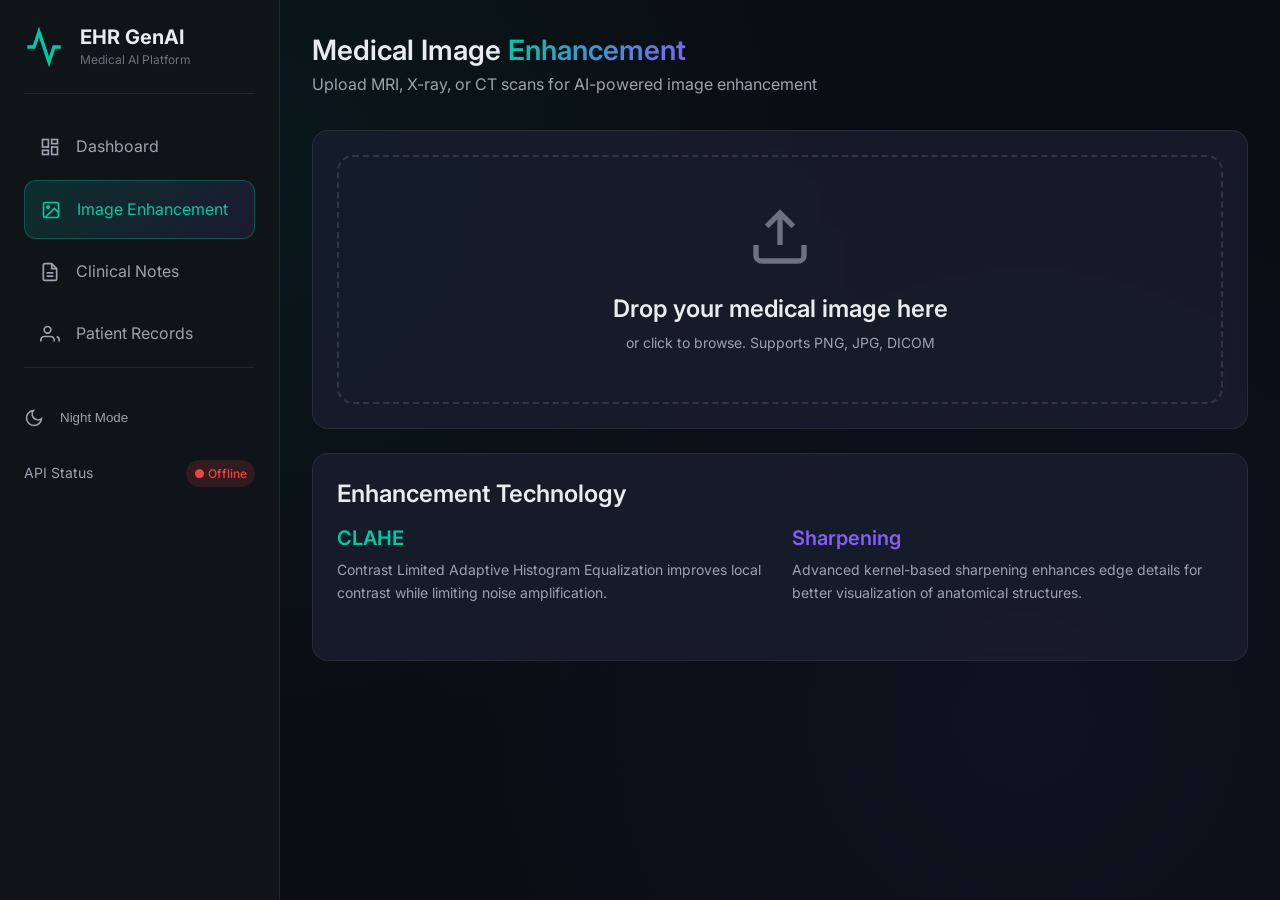
<file: Saniha/MILESTONE4/frontend/enhance.html>
<!DOCTYPE html>
<html lang="en">

<head>
    <meta charset="UTF-8">
    <meta name="viewport" content="width=device-width, initial-scale=1.0">
    <title>Image Enhancement - EHR GenAI</title>
    <meta name="description" content="AI-powered medical image enhancement using CLAHE and sharpening">
    <link href="https://fonts.googleapis.com/css2?family=Inter:wght@400;500;600;700&display=swap" rel="stylesheet">
    <link rel="stylesheet" href="css/styles.css">
</head>

<body>
    <!-- Mobile Menu Button -->
    <button class="mobile-menu-btn">
        <svg viewBox="0 0 24 24" fill="none" stroke="currentColor" stroke-width="2">
            <line x1="3" y1="12" x2="21" y2="12" />
            <line x1="3" y1="6" x2="21" y2="6" />
            <line x1="3" y1="18" x2="21" y2="18" />
        </svg>
    </button>

    <div class="app-layout">
        <!-- Sidebar -->
        <aside class="sidebar">
            <div class="sidebar-logo">
                <svg viewBox="0 0 24 24" fill="none" stroke="currentColor" stroke-width="2">
                    <path d="M22 12h-4l-3 9L9 3l-3 9H2" />
                </svg>
                <div>
                    <h1>EHR GenAI</h1>
                    <span>Medical AI Platform</span>
                </div>
            </div>

            <nav>
                <ul class="nav-menu">
                    <li class="nav-item">
                        <a href="index.html" class="nav-link">
                            <svg viewBox="0 0 24 24" fill="none" stroke="currentColor" stroke-width="2">
                                <rect x="3" y="3" width="7" height="9" />
                                <rect x="14" y="3" width="7" height="5" />
                                <rect x="14" y="12" width="7" height="9" />
                                <rect x="3" y="16" width="7" height="5" />
                            </svg>
                            Dashboard
                        </a>
                    </li>
                    <li class="nav-item">
                        <a href="enhance.html" class="nav-link active">
                            <svg viewBox="0 0 24 24" fill="none" stroke="currentColor" stroke-width="2">
                                <rect x="3" y="3" width="18" height="18" rx="2" ry="2" />
                                <circle cx="8.5" cy="8.5" r="1.5" />
                                <polyline points="21 15 16 10 5 21" />
                            </svg>
                            Image Enhancement
                        </a>
                    </li>
                    <li class="nav-item">
                        <a href="generate.html" class="nav-link">
                            <svg viewBox="0 0 24 24" fill="none" stroke="currentColor" stroke-width="2">
                                <path d="M14 2H6a2 2 0 0 0-2 2v16a2 2 0 0 0 2 2h12a2 2 0 0 0 2-2V8z" />
                                <polyline points="14 2 14 8 20 8" />
                                <line x1="16" y1="13" x2="8" y2="13" />
                                <line x1="16" y1="17" x2="8" y2="17" />
                            </svg>
                            Clinical Notes
                        </a>
                    </li>
                    <li class="nav-item">
                        <a href="records.html" class="nav-link">
                            <svg viewBox="0 0 24 24" fill="none" stroke="currentColor" stroke-width="2">
                                <path d="M17 21v-2a4 4 0 0 0-4-4H5a4 4 0 0 0-4 4v2" />
                                <circle cx="9" cy="7" r="4" />
                                <path d="M23 21v-2a4 4 0 0 0-3-3.87" />
                            </svg>
                            Patient Records
                        </a>
                    </li>
                </ul>
            </nav>

            <div style="margin-top: auto; padding-top: var(--space-lg); border-top: 1px solid var(--border-color);">
                <button class="nav-link theme-toggle-btn" onclick="EHRApp.toggleTheme()"
                    style="width: 100%; border: none; background: transparent; cursor: pointer; margin-bottom: var(--space-md); text-align: left; padding: var(--space-md) 0;">
                    <svg viewBox="0 0 24 24" fill="none" stroke="currentColor" stroke-width="2"
                        style="width: 20px; height: 20px;">
                        <path d="M21 12.79A9 9 0 1 1 11.21 3 7 7 0 0 0 21 12.79z" />
                    </svg>
                    <span>Night Mode</span>
                </button>
                <div class="flex items-center justify-between">
                    <span class="text-muted" style="font-size: 0.875rem;">API Status</span>
                    <span id="apiStatus"><span class="badge badge-warning">● Checking...</span></span>
                </div>
            </div>
        </aside>

        <!-- Main Content -->
        <main class="main-content">
            <div class="page-header">
                <h1 class="page-title">Medical Image <span class="text-gradient">Enhancement</span></h1>
                <p class="page-subtitle">Upload MRI, X-ray, or CT scans for AI-powered image enhancement</p>
            </div>

            <!-- Upload Zone -->
            <div class="card mb-lg">
                <div class="upload-zone" id="uploadZone">
                    <svg viewBox="0 0 24 24" fill="none" stroke="currentColor" stroke-width="2">
                        <path d="M21 15v4a2 2 0 0 1-2 2H5a2 2 0 0 1-2-2v-4" />
                        <polyline points="17 8 12 3 7 8" />
                        <line x1="12" y1="3" x2="12" y2="15" />
                    </svg>
                    <h3>Drop your medical image here</h3>
                    <p>or click to browse. Supports PNG, JPG, DICOM</p>
                    <input type="file" id="fileInput" accept="image/*" style="display: none;">
                </div>
            </div>

            <!-- Image Comparison -->
            <div class="image-comparison" id="imageComparison" style="display: none;">
                <div class="image-panel">
                    <div class="image-panel-header">Original Image</div>
                    <div class="image-panel-body">
                        <img id="originalImage" alt="Original medical image">
                    </div>
                </div>
                <div class="image-panel">
                    <div class="image-panel-header">Enhanced Image</div>
                    <div class="image-panel-body" id="enhancedContainer">
                        <div class="image-placeholder" id="enhancedPlaceholder">
                            <svg viewBox="0 0 24 24" fill="none" stroke="currentColor" stroke-width="2">
                                <circle cx="12" cy="12" r="10" />
                                <polyline points="12 6 12 12 16 14" />
                            </svg>
                            <p>Processing...</p>
                        </div>
                        <img id="enhancedImage" alt="Enhanced medical image" style="display: none;">
                    </div>
                </div>
            </div>

            <!-- Actions -->
            <div class="flex gap-md mt-lg" id="actionButtons" style="display: none;">
                <button class="btn btn-primary" id="downloadBtn">
                    <svg width="20" height="20" viewBox="0 0 24 24" fill="none" stroke="currentColor" stroke-width="2">
                        <path d="M21 15v4a2 2 0 0 1-2 2H5a2 2 0 0 1-2-2v-4" />
                        <polyline points="7 10 12 15 17 10" />
                        <line x1="12" y1="15" x2="12" y2="3" />
                    </svg>
                    Download Enhanced
                </button>
                <button class="btn btn-secondary" id="resetBtn">
                    <svg width="20" height="20" viewBox="0 0 24 24" fill="none" stroke="currentColor" stroke-width="2">
                        <polyline points="1 4 1 10 7 10" />
                        <path d="M3.51 15a9 9 0 1 0 2.13-9.36L1 10" />
                    </svg>
                    Upload New Image
                </button>
            </div>

            <!-- Info Card -->
            <div class="card mt-lg">
                <h3 style="margin-bottom: var(--space-md);">Enhancement Technology</h3>
                <div class="stats-grid" style="margin-top: var(--space-md);">
                    <div>
                        <h4 style="color: var(--primary); margin-bottom: var(--space-sm);">CLAHE</h4>
                        <p class="text-muted" style="font-size: 0.875rem;">Contrast Limited Adaptive Histogram
                            Equalization improves local contrast while limiting noise amplification.</p>
                    </div>
                    <div>
                        <h4 style="color: var(--accent); margin-bottom: var(--space-sm);">Sharpening</h4>
                        <p class="text-muted" style="font-size: 0.875rem;">Advanced kernel-based sharpening enhances
                            edge details for better visualization of anatomical structures.</p>
                    </div>
                </div>
            </div>
        </main>
    </div>

    <script src="js/api.js"></script>
    <script src="js/app.js"></script>
    <script>
        // Image Enhancement Page Logic
        const uploadZone = document.getElementById('uploadZone');
        const fileInput = document.getElementById('fileInput');
        const imageComparison = document.getElementById('imageComparison');
        const originalImage = document.getElementById('originalImage');
        const enhancedImage = document.getElementById('enhancedImage');
        const enhancedPlaceholder = document.getElementById('enhancedPlaceholder');
        const actionButtons = document.getElementById('actionButtons');
        const downloadBtn = document.getElementById('downloadBtn');
        const resetBtn = document.getElementById('resetBtn');

        let enhancedBase64 = null;

        // Click to upload
        uploadZone.addEventListener('click', () => fileInput.click());

        // Drag and drop
        uploadZone.addEventListener('dragover', (e) => {
            e.preventDefault();
            uploadZone.classList.add('dragover');
        });

        uploadZone.addEventListener('dragleave', () => {
            uploadZone.classList.remove('dragover');
        });

        uploadZone.addEventListener('drop', (e) => {
            e.preventDefault();
            uploadZone.classList.remove('dragover');
            const file = e.dataTransfer.files[0];
            if (file && file.type.startsWith('image/')) {
                processImage(file);
            }
        });

        // File input change
        fileInput.addEventListener('change', (e) => {
            const file = e.target.files[0];
            if (file) processImage(file);
        });

        // Process uploaded image
        async function processImage(file) {
            // Show original image
            const reader = new FileReader();
            reader.onload = (e) => {
                originalImage.src = e.target.result;
            };
            reader.readAsDataURL(file);

            // Show comparison UI
            uploadZone.style.display = 'none';
            imageComparison.style.display = 'grid';
            actionButtons.style.display = 'flex';
            enhancedImage.style.display = 'none';
            enhancedPlaceholder.style.display = 'block';

            // Call API
            try {
                EHRApp.showLoading('Enhancing image with AI...');
                const result = await EHRApi.enhanceImage(file);
                EHRApp.hideLoading();

                // Display enhanced image
                enhancedBase64 = result.enhanced_image_base64;
                enhancedImage.src = `data:image/png;base64,${enhancedBase64}`;
                enhancedImage.style.display = 'block';
                enhancedPlaceholder.style.display = 'none';

                EHRApp.showToast('Image enhanced successfully!', 'success');
            } catch (error) {
                EHRApp.hideLoading();
                EHRApp.showToast('Enhancement failed. Is the API running?', 'error');
                enhancedPlaceholder.innerHTML = `
                    <svg viewBox="0 0 24 24" fill="none" stroke="currentColor" stroke-width="2" style="color: var(--error);">
                        <circle cx="12" cy="12" r="10"/>
                        <line x1="15" y1="9" x2="9" y2="15"/>
                        <line x1="9" y1="9" x2="15" y2="15"/>
                    </svg>
                    <p style="color: var(--error);">Enhancement failed</p>
                `;
            }
        }

        // Download enhanced image
        downloadBtn.addEventListener('click', () => {
            if (!enhancedBase64) return;

            const link = document.createElement('a');
            link.href = `data:image/png;base64,${enhancedBase64}`;
            link.download = 'enhanced_medical_image.png';
            link.click();

            EHRApp.showToast('Image downloaded!', 'success');
        });

        // Reset
        resetBtn.addEventListener('click', () => {
            uploadZone.style.display = 'block';
            imageComparison.style.display = 'none';
            actionButtons.style.display = 'none';
            fileInput.value = '';
            enhancedBase64 = null;
            enhancedPlaceholder.innerHTML = `
                <svg viewBox="0 0 24 24" fill="none" stroke="currentColor" stroke-width="2">
                    <circle cx="12" cy="12" r="10"/>
                    <polyline points="12 6 12 12 16 14"/>
                </svg>
                <p>Processing...</p>
            `;
        });
    </script>
</body>

</html>
</file>
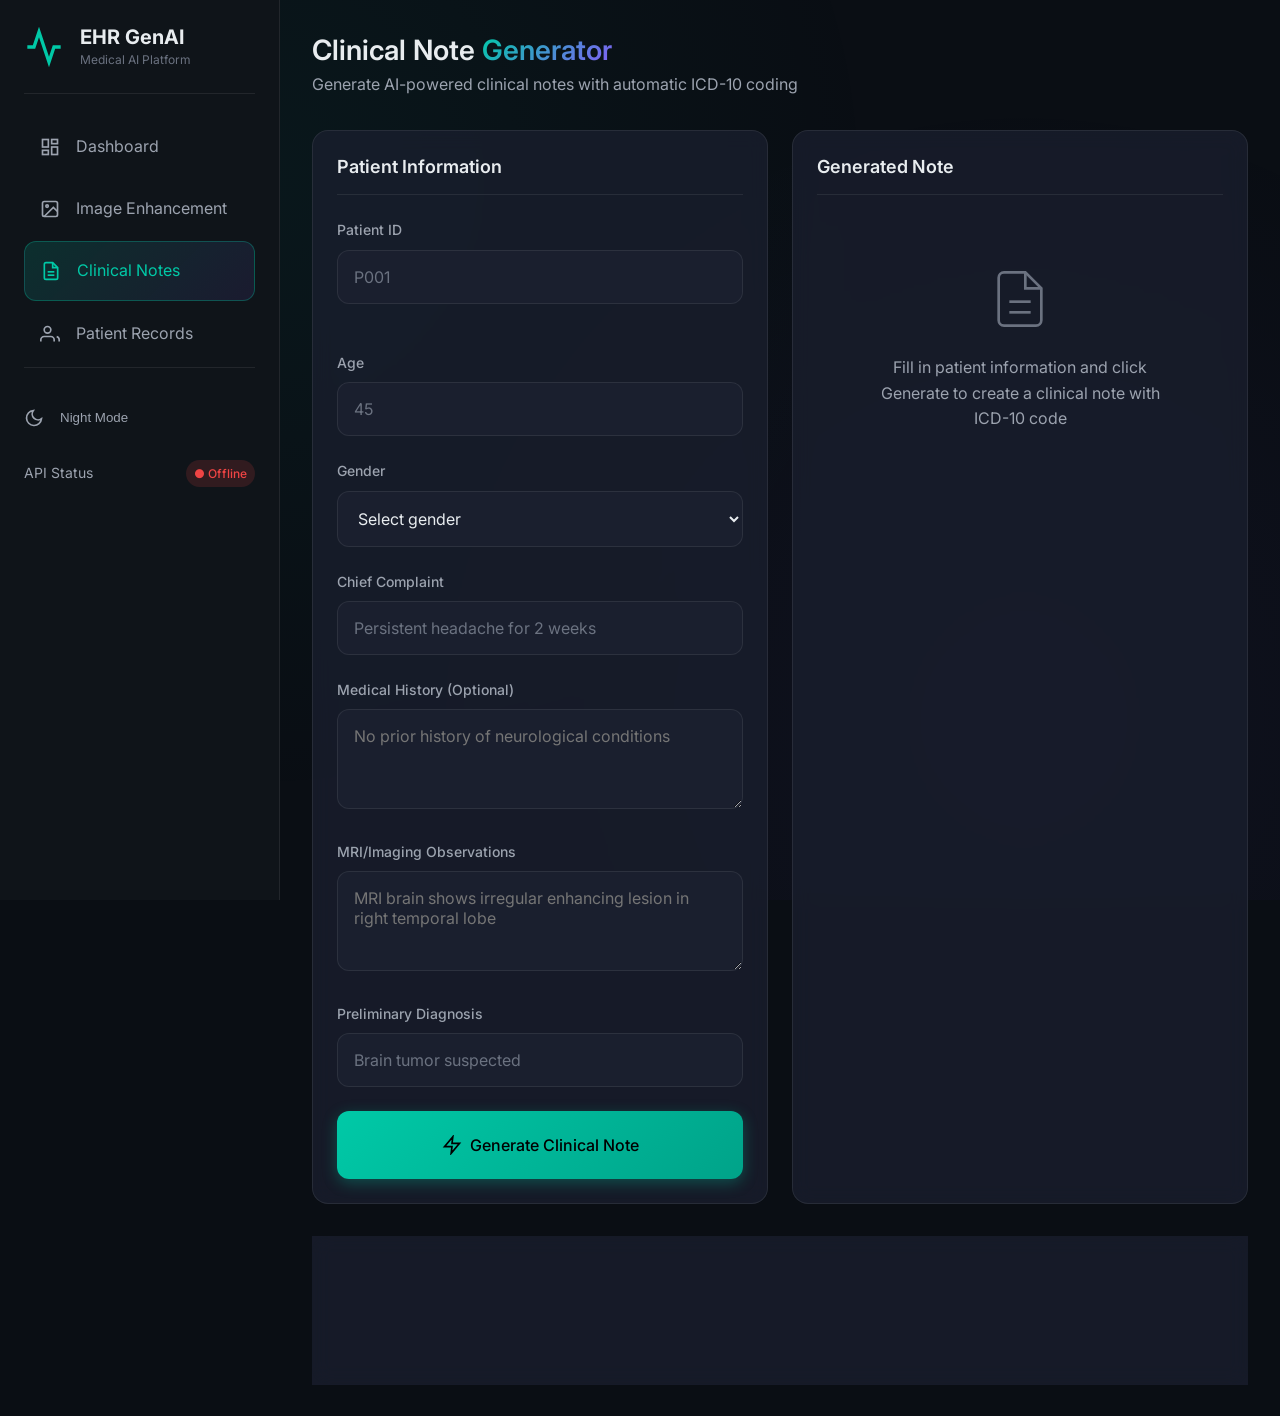
<file: Saniha/MILESTONE4/frontend/generate.html>
<!DOCTYPE html>
<html lang="en">

<head>
    <meta charset="UTF-8">
    <meta name="viewport" content="width=device-width, initial-scale=1.0">
    <title>Clinical Note Generator - EHR GenAI</title>
    <meta name="description" content="AI-powered clinical note generation with automatic ICD-10 coding">
    <link href="https://fonts.googleapis.com/css2?family=Inter:wght@400;500;600;700&display=swap" rel="stylesheet">
    <link rel="stylesheet" href="css/styles.css">
</head>

<body>
    <!-- Mobile Menu Button -->
    <button class="mobile-menu-btn">
        <svg viewBox="0 0 24 24" fill="none" stroke="currentColor" stroke-width="2">
            <line x1="3" y1="12" x2="21" y2="12" />
            <line x1="3" y1="6" x2="21" y2="6" />
            <line x1="3" y1="18" x2="21" y2="18" />
        </svg>
    </button>

    <div class="app-layout">
        <!-- Sidebar -->
        <aside class="sidebar">
            <div class="sidebar-logo">
                <svg viewBox="0 0 24 24" fill="none" stroke="currentColor" stroke-width="2">
                    <path d="M22 12h-4l-3 9L9 3l-3 9H2" />
                </svg>
                <div>
                    <h1>EHR GenAI</h1>
                    <span>Medical AI Platform</span>
                </div>
            </div>

            <nav>
                <ul class="nav-menu">
                    <li class="nav-item">
                        <a href="index.html" class="nav-link">
                            <svg viewBox="0 0 24 24" fill="none" stroke="currentColor" stroke-width="2">
                                <rect x="3" y="3" width="7" height="9" />
                                <rect x="14" y="3" width="7" height="5" />
                                <rect x="14" y="12" width="7" height="9" />
                                <rect x="3" y="16" width="7" height="5" />
                            </svg>
                            Dashboard
                        </a>
                    </li>
                    <li class="nav-item">
                        <a href="enhance.html" class="nav-link">
                            <svg viewBox="0 0 24 24" fill="none" stroke="currentColor" stroke-width="2">
                                <rect x="3" y="3" width="18" height="18" rx="2" ry="2" />
                                <circle cx="8.5" cy="8.5" r="1.5" />
                                <polyline points="21 15 16 10 5 21" />
                            </svg>
                            Image Enhancement
                        </a>
                    </li>
                    <li class="nav-item">
                        <a href="generate.html" class="nav-link active">
                            <svg viewBox="0 0 24 24" fill="none" stroke="currentColor" stroke-width="2">
                                <path d="M14 2H6a2 2 0 0 0-2 2v16a2 2 0 0 0 2 2h12a2 2 0 0 0 2-2V8z" />
                                <polyline points="14 2 14 8 20 8" />
                                <line x1="16" y1="13" x2="8" y2="13" />
                                <line x1="16" y1="17" x2="8" y2="17" />
                            </svg>
                            Clinical Notes
                        </a>
                    </li>
                    <li class="nav-item">
                        <a href="records.html" class="nav-link">
                            <svg viewBox="0 0 24 24" fill="none" stroke="currentColor" stroke-width="2">
                                <path d="M17 21v-2a4 4 0 0 0-4-4H5a4 4 0 0 0-4 4v2" />
                                <circle cx="9" cy="7" r="4" />
                                <path d="M23 21v-2a4 4 0 0 0-3-3.87" />
                            </svg>
                            Patient Records
                        </a>
                    </li>
                </ul>
            </nav>

            <div style="margin-top: auto; padding-top: var(--space-lg); border-top: 1px solid var(--border-color);">
                <button class="nav-link theme-toggle-btn" onclick="EHRApp.toggleTheme()"
                    style="width: 100%; border: none; background: transparent; cursor: pointer; margin-bottom: var(--space-md); text-align: left; padding: var(--space-md) 0;">
                    <svg viewBox="0 0 24 24" fill="none" stroke="currentColor" stroke-width="2"
                        style="width: 20px; height: 20px;">
                        <path d="M21 12.79A9 9 0 1 1 11.21 3 7 7 0 0 0 21 12.79z" />
                    </svg>
                    <span>Night Mode</span>
                </button>
                <div class="flex items-center justify-between">
                    <span class="text-muted" style="font-size: 0.875rem;">API Status</span>
                    <span id="apiStatus"><span class="badge badge-warning">● Checking...</span></span>
                </div>
            </div>
        </aside>

        <!-- Main Content -->
        <main class="main-content">
            <div class="page-header">
                <h1 class="page-title">Clinical Note <span class="text-gradient">Generator</span></h1>
                <p class="page-subtitle">Generate AI-powered clinical notes with automatic ICD-10 coding</p>
            </div>

            <div class="stats-grid" style="grid-template-columns: 1fr 1fr;">
                <!-- Patient Form -->
                <div class="card">
                    <div class="card-header">
                        <h2 class="card-title">Patient Information</h2>
                    </div>

                    <form id="patientForm">
                        <div class="form-row">
                            <div class="form-group">
                                <label class="form-label">Patient ID</label>
                                <input type="text" class="form-input" id="patientId" placeholder="P001" required>
                            </div>
                            <div class="form-group">
                                <label class="form-label">Age</label>
                                <input type="number" class="form-input" id="age" placeholder="45" min="1" max="120"
                                    required>
                            </div>
                        </div>

                        <div class="form-group">
                            <label class="form-label">Gender</label>
                            <select class="form-select" id="gender" required>
                                <option value="">Select gender</option>
                                <option value="Male">Male</option>
                                <option value="Female">Female</option>
                                <option value="Other">Other</option>
                            </select>
                        </div>

                        <div class="form-group">
                            <label class="form-label">Chief Complaint</label>
                            <input type="text" class="form-input" id="chiefComplaint"
                                placeholder="Persistent headache for 2 weeks" required>
                        </div>

                        <div class="form-group">
                            <label class="form-label">Medical History (Optional)</label>
                            <textarea class="form-textarea" id="history"
                                placeholder="No prior history of neurological conditions"></textarea>
                        </div>

                        <div class="form-group">
                            <label class="form-label">MRI/Imaging Observations</label>
                            <textarea class="form-textarea" id="observations"
                                placeholder="MRI brain shows irregular enhancing lesion in right temporal lobe"
                                required></textarea>
                        </div>

                        <div class="form-group">
                            <label class="form-label">Preliminary Diagnosis</label>
                            <input type="text" class="form-input" id="prelimDiagnosis"
                                placeholder="Brain tumor suspected" required>
                        </div>

                        <button type="submit" class="btn btn-primary btn-lg" style="width: 100%;" id="generateBtn">
                            <svg width="20" height="20" viewBox="0 0 24 24" fill="none" stroke="currentColor"
                                stroke-width="2">
                                <polygon points="13 2 3 14 12 14 11 22 21 10 12 10 13 2" />
                            </svg>
                            Generate Clinical Note
                        </button>
                    </form>
                </div>

                <!-- Result Panel -->
                <div class="card">
                    <div class="card-header">
                        <h2 class="card-title">Generated Note</h2>
                        <button class="btn btn-secondary btn-icon" id="copyBtn" title="Copy to clipboard"
                            style="display: none;">
                            <svg width="18" height="18" viewBox="0 0 24 24" fill="none" stroke="currentColor"
                                stroke-width="2">
                                <rect x="9" y="9" width="13" height="13" rx="2" ry="2" />
                                <path d="M5 15H4a2 2 0 0 1-2-2V4a2 2 0 0 1 2-2h9a2 2 0 0 1 2 2v1" />
                            </svg>
                        </button>
                    </div>

                    <!-- Placeholder -->
                    <div id="resultPlaceholder" class="text-center" style="padding: var(--space-2xl);">
                        <svg width="64" height="64" viewBox="0 0 24 24" fill="none" stroke="currentColor"
                            stroke-width="1" style="color: var(--text-muted); margin-bottom: var(--space-md);">
                            <path d="M14 2H6a2 2 0 0 0-2 2v16a2 2 0 0 0 2 2h12a2 2 0 0 0 2-2V8z" />
                            <polyline points="14 2 14 8 20 8" />
                            <line x1="16" y1="13" x2="8" y2="13" />
                            <line x1="16" y1="17" x2="8" y2="17" />
                        </svg>
                        <p class="text-muted">Fill in patient information and click Generate to create a clinical note
                            with ICD-10 code</p>
                    </div>

                    <!-- Result Content -->
                    <div id="resultContent" style="display: none;">
                        <div class="result-card">
                            <div style="margin-bottom: var(--space-md);">
                                <span class="badge badge-success">
                                    <svg width="12" height="12" viewBox="0 0 24 24" fill="none" stroke="currentColor"
                                        stroke-width="3">
                                        <polyline points="20 6 9 17 4 12" />
                                    </svg>
                                    AI Generated
                                </span>
                                <span id="patientIdBadge" class="badge badge-info"
                                    style="margin-left: var(--space-sm);"></span>
                            </div>

                            <h4 style="margin-bottom: var(--space-sm);">Clinical Note</h4>
                            <div class="clinical-note" id="generatedNote"></div>

                            <h4 style="margin-bottom: var(--space-sm);">ICD-10 Code</h4>
                            <div id="icdCodes"></div>
                        </div>
                    </div>
                </div>
            </div>

            <!-- Sample Data Card -->
            <div class="card mt-lg">
                <h3 style="margin-bottom: var(--space-md);">Quick Fill Examples</h3>
                <div class="flex gap-md" style="flex-wrap: wrap;">
                    <button class="btn btn-secondary" onclick="fillSample('malignant')">
                        🧠 Malignant Tumor Case
                    </button>
                    <button class="btn btn-secondary" onclick="fillSample('benign')">
                        🔵 Benign Tumor Case
                    </button>
                    <button class="btn btn-secondary" onclick="fillSample('normal')">
                        ✅ Normal MRI Case
                    </button>
                </div>
            </div>
        </main>
    </div>

    <script src="js/api.js"></script>
    <script src="js/app.js"></script>
    <script>
        const patientForm = document.getElementById('patientForm');
        const resultPlaceholder = document.getElementById('resultPlaceholder');
        const resultContent = document.getElementById('resultContent');
        const generatedNote = document.getElementById('generatedNote');
        const icdCodes = document.getElementById('icdCodes');
        const copyBtn = document.getElementById('copyBtn');
        const patientIdBadge = document.getElementById('patientIdBadge');

        let currentNote = '';

        // Form submission
        patientForm.addEventListener('submit', async (e) => {
            e.preventDefault();

            const patientData = {
                patient_id: document.getElementById('patientId').value,
                age: parseInt(document.getElementById('age').value),
                gender: document.getElementById('gender').value,
                chief_complaint: document.getElementById('chiefComplaint').value,
                history: document.getElementById('history').value,
                observations: document.getElementById('observations').value,
                prelim_diagnosis: document.getElementById('prelimDiagnosis').value
            };

            try {
                EHRApp.showLoading('Generating clinical note with AI...');
                const result = await EHRApi.generateNote(patientData);
                EHRApp.hideLoading();

                // Display result
                resultPlaceholder.style.display = 'none';
                resultContent.style.display = 'block';
                copyBtn.style.display = 'flex';

                patientIdBadge.textContent = `Patient: ${result.patient_id}`;
                generatedNote.textContent = result.note;
                currentNote = result.note;

                // Display ICD-10 codes
                icdCodes.innerHTML = result.icd10.map(code => `
                    <div class="icd-badge">
                        <span class="icd-code">${code.code}</span>
                        <span>${code.description}</span>
                    </div>
                `).join('');

                EHRApp.showToast('Clinical note generated successfully!', 'success');
            } catch (error) {
                EHRApp.hideLoading();
                EHRApp.showToast('Generation failed. Is the API running?', 'error');
            }
        });

        // Copy to clipboard
        copyBtn.addEventListener('click', () => {
            const fullText = `Clinical Note:\n${currentNote}\n\nICD-10: ${icdCodes.textContent}`;
            EHRApp.copyToClipboard(fullText);
        });

        // Sample data fill
        function fillSample(type) {
            const samples = {
                malignant: {
                    patientId: 'P1001',
                    age: 52,
                    gender: 'Male',
                    chiefComplaint: 'Progressive headache, vomiting, and seizures for 3 weeks',
                    history: 'No prior history of neurological conditions',
                    observations: 'MRI brain shows irregular enhancing mass lesion in right temporal lobe with surrounding edema and mass effect',
                    prelimDiagnosis: 'Malignant Brain Tumor'
                },
                benign: {
                    patientId: 'P1002',
                    age: 38,
                    gender: 'Female',
                    chiefComplaint: 'Occasional dizziness and mild headache',
                    history: 'Hypertension controlled on medication',
                    observations: 'MRI brain reveals a well-defined extra-axial lesion with smooth margins, likely meningioma',
                    prelimDiagnosis: 'Benign Brain Tumor'
                },
                normal: {
                    patientId: 'P1003',
                    age: 29,
                    gender: 'Female',
                    chiefComplaint: 'Mild tension headache for 1 week',
                    history: 'Recent work stress, no neurological history',
                    observations: 'MRI brain is normal. No focal lesion or abnormality detected',
                    prelimDiagnosis: 'No Tumor - Tension Headache'
                }
            };

            const sample = samples[type];
            document.getElementById('patientId').value = sample.patientId;
            document.getElementById('age').value = sample.age;
            document.getElementById('gender').value = sample.gender;
            document.getElementById('chiefComplaint').value = sample.chiefComplaint;
            document.getElementById('history').value = sample.history;
            document.getElementById('observations').value = sample.observations;
            document.getElementById('prelimDiagnosis').value = sample.prelimDiagnosis;

            EHRApp.showToast('Sample data filled!', 'info');
        }
    </script>
</body>

</html>
</file>
<file: AI-Powered-Enhanced EHR Imaging & Documentation System/frontend/css/styles.css>
/* =====================================================
   EHR GenAI - Design System
   Modern Medical Dashboard Theme
   ===================================================== */

/* CSS Variables - Design Tokens */
:root {
    /* Colors */
    --primary: #00C9A7;
    --primary-dark: #00A389;
    --primary-light: #33D4B8;
    --primary-glow: rgba(0, 201, 167, 0.3);
    
    --accent: #845EF7;
    --accent-dark: #6B4AD4;
    --accent-light: #9D7EF9;
    
    --success: #22C55E;
    --warning: #F59E0B;
    --error: #EF4444;
    --info: #3B82F6;
    
    /* Backgrounds */
    --bg-primary: #0A0E14;
    --bg-secondary: #0F1419;
    --bg-tertiary: #1A1F2E;
    --bg-card: rgba(26, 31, 46, 0.8);
    --bg-glass: rgba(26, 31, 46, 0.6);
    
    /* Text */
    --text-primary: #E8ECEF;
    --text-secondary: #9CA3AF;
    --text-muted: #6B7280;
    
    /* Borders */
    --border-color: rgba(255, 255, 255, 0.08);
    --border-light: rgba(255, 255, 255, 0.12);
    
    /* Shadows */
    --shadow-sm: 0 2px 8px rgba(0, 0, 0, 0.3);
    --shadow-md: 0 4px 16px rgba(0, 0, 0, 0.4);
    --shadow-lg: 0 8px 32px rgba(0, 0, 0, 0.5);
    --shadow-glow: 0 0 40px var(--primary-glow);
    
    /* Spacing */
    --space-xs: 0.25rem;
    --space-sm: 0.5rem;
    --space-md: 1rem;
    --space-lg: 1.5rem;
    --space-xl: 2rem;
    --space-2xl: 3rem;
    
    /* Border Radius */
    --radius-sm: 6px;
    --radius-md: 12px;
    --radius-lg: 16px;
    --radius-xl: 24px;
    --radius-full: 9999px;
    
    /* Transitions */
    --transition-fast: 150ms ease;
    --transition-base: 250ms ease;
    --transition-slow: 400ms ease;
    
    /* Typography */
    --font-sans: 'Inter', -apple-system, BlinkMacSystemFont, 'Segoe UI', Roboto, sans-serif;
    --font-mono: 'JetBrains Mono', 'Fira Code', monospace;
}

[data-theme="light"] {
    /* Colors */
    --primary: #00C9A7;
    --primary-dark: #00A389;
    --primary-light: #33D4B8;
    --primary-glow: rgba(0, 201, 167, 0.2);
    
    --accent: #845EF7;
    --accent-dark: #6B4AD4;
    --accent-light: #9D7EF9;
    
    /* Backgrounds */
    --bg-primary: #F3F4F6;
    --bg-secondary: #FFFFFF;
    --bg-tertiary: #F9FAFB;
    --bg-card: rgba(255, 255, 255, 0.8);
    --bg-glass: rgba(255, 255, 255, 0.6);
    
    /* Text */
    --text-primary: #111827;
    --text-secondary: #4B5563;
    --text-muted: #9CA3AF;
    
    /* Borders */
    --border-color: rgba(0, 0, 0, 0.08);
    --border-light: rgba(0, 0, 0, 0.12);
    
    /* Shadows */
    --shadow-sm: 0 2px 8px rgba(0, 0, 0, 0.05);
    --shadow-md: 0 4px 16px rgba(0, 0, 0, 0.08);
    --shadow-lg: 0 8px 32px rgba(0, 0, 0, 0.12);
    --shadow-glow: 0 0 20px rgba(0, 201, 167, 0.2);
}

/* Reset & Base */
*, *::before, *::after {
    box-sizing: border-box;
    margin: 0;
    padding: 0;
}

html {
    scroll-behavior: smooth;
    font-size: 16px;
}

body {
    font-family: var(--font-sans);
    background: var(--bg-primary);
    color: var(--text-primary);
    line-height: 1.6;
    min-height: 100vh;
    overflow-x: hidden;
}

/* Background Pattern */
body::before {
    content: '';
    position: fixed;
    top: 0;
    left: 0;
    width: 100%;
    height: 100%;
    background: 
        radial-gradient(circle at 20% 20%, rgba(0, 201, 167, 0.05) 0%, transparent 50%),
        radial-gradient(circle at 80% 80%, rgba(132, 94, 247, 0.05) 0%, transparent 50%);
    pointer-events: none;
    z-index: -1;
}

a {
    color: var(--primary);
    text-decoration: none;
    transition: color var(--transition-fast);
}

a:hover {
    color: var(--primary-light);
}

img {
    max-width: 100%;
    height: auto;
}

/* Typography */
h1, h2, h3, h4, h5, h6 {
    font-weight: 600;
    line-height: 1.3;
    color: var(--text-primary);
}

h1 { font-size: 2.5rem; }
h2 { font-size: 2rem; }
h3 { font-size: 1.5rem; }
h4 { font-size: 1.25rem; }
h5 { font-size: 1rem; }

.text-gradient {
    background: linear-gradient(135deg, var(--primary), var(--accent));
    -webkit-background-clip: text;
    -webkit-text-fill-color: transparent;
    background-clip: text;
}

/* Layout */
.container {
    width: 100%;
    max-width: 1400px;
    margin: 0 auto;
    padding: 0 var(--space-lg);
}

.app-layout {
    display: flex;
    min-height: 100vh;
}

/* Sidebar */
.sidebar {
    width: 280px;
    background: var(--bg-secondary);
    border-right: 1px solid var(--border-color);
    padding: var(--space-lg);
    position: fixed;
    height: 100vh;
    overflow-y: auto;
    z-index: 100;
}

.sidebar-logo {
    display: flex;
    align-items: center;
    gap: var(--space-md);
    padding-bottom: var(--space-lg);
    border-bottom: 1px solid var(--border-color);
    margin-bottom: var(--space-lg);
}

.sidebar-logo svg {
    width: 40px;
    height: 40px;
    color: var(--primary);
}

.sidebar-logo h1 {
    font-size: 1.25rem;
    font-weight: 700;
}

.sidebar-logo span {
    font-size: 0.75rem;
    color: var(--text-muted);
    display: block;
}

.nav-menu {
    list-style: none;
}

.nav-item {
    margin-bottom: var(--space-xs);
}

.nav-link {
    display: flex;
    align-items: center;
    gap: var(--space-md);
    padding: var(--space-md);
    border-radius: var(--radius-md);
    color: var(--text-secondary);
    transition: all var(--transition-base);
}

.nav-link:hover {
    background: var(--bg-tertiary);
    color: var(--text-primary);
}

.nav-link.active {
    background: linear-gradient(135deg, rgba(0, 201, 167, 0.15), rgba(132, 94, 247, 0.1));
    color: var(--primary);
    border: 1px solid rgba(0, 201, 167, 0.3);
}

.nav-link svg {
    width: 20px;
    height: 20px;
}

/* Main Content */
.main-content {
    flex: 1;
    margin-left: 280px;
    padding: var(--space-xl);
    min-height: 100vh;
}

.page-header {
    margin-bottom: var(--space-xl);
}

.page-title {
    font-size: 1.75rem;
    margin-bottom: var(--space-xs);
}

.page-subtitle {
    color: var(--text-secondary);
}

/* Cards */
.card {
    background: var(--bg-card);
    border: 1px solid var(--border-color);
    border-radius: var(--radius-lg);
    padding: var(--space-lg);
    backdrop-filter: blur(10px);
    transition: all var(--transition-base);
}

.card:hover {
    border-color: var(--border-light);
    box-shadow: var(--shadow-md);
}

.card-glass {
    background: var(--bg-glass);
    backdrop-filter: blur(20px);
}

.card-header {
    display: flex;
    align-items: center;
    justify-content: space-between;
    margin-bottom: var(--space-lg);
    padding-bottom: var(--space-md);
    border-bottom: 1px solid var(--border-color);
}

.card-title {
    font-size: 1.125rem;
    font-weight: 600;
}

/* Stats Cards */
.stats-grid {
    display: grid;
    grid-template-columns: repeat(auto-fit, minmax(240px, 1fr));
    gap: var(--space-lg);
    margin-bottom: var(--space-xl);
}

.stat-card {
    background: var(--bg-card);
    border: 1px solid var(--border-color);
    border-radius: var(--radius-lg);
    padding: var(--space-lg);
    display: flex;
    align-items: flex-start;
    gap: var(--space-md);
    transition: all var(--transition-base);
}

.stat-card:hover {
    transform: translateY(-2px);
    box-shadow: var(--shadow-md);
}

.stat-icon {
    width: 48px;
    height: 48px;
    border-radius: var(--radius-md);
    display: flex;
    align-items: center;
    justify-content: center;
}

.stat-icon.primary { background: rgba(0, 201, 167, 0.15); color: var(--primary); }
.stat-icon.accent { background: rgba(132, 94, 247, 0.15); color: var(--accent); }
.stat-icon.success { background: rgba(34, 197, 94, 0.15); color: var(--success); }
.stat-icon.warning { background: rgba(245, 158, 11, 0.15); color: var(--warning); }

.stat-icon svg {
    width: 24px;
    height: 24px;
}

.stat-content h3 {
    font-size: 1.75rem;
    font-weight: 700;
    margin-bottom: var(--space-xs);
}

.stat-content p {
    color: var(--text-secondary);
    font-size: 0.875rem;
}

/* Buttons */
.btn {
    display: inline-flex;
    align-items: center;
    justify-content: center;
    gap: var(--space-sm);
    padding: var(--space-md) var(--space-lg);
    border: none;
    border-radius: var(--radius-md);
    font-family: inherit;
    font-size: 0.875rem;
    font-weight: 500;
    cursor: pointer;
    transition: all var(--transition-base);
}

.btn-primary {
    background: linear-gradient(135deg, var(--primary), var(--primary-dark));
    color: #000;
    box-shadow: 0 4px 15px var(--primary-glow);
}

.btn-primary:hover {
    transform: translateY(-2px);
    box-shadow: 0 6px 20px var(--primary-glow);
}

.btn-secondary {
    background: var(--bg-tertiary);
    color: var(--text-primary);
    border: 1px solid var(--border-color);
}

.btn-secondary:hover {
    background: var(--bg-card);
    border-color: var(--border-light);
}

.btn-accent {
    background: linear-gradient(135deg, var(--accent), var(--accent-dark));
    color: #fff;
}

.btn-lg {
    padding: var(--space-lg) var(--space-xl);
    font-size: 1rem;
}

.btn-icon {
    width: 40px;
    height: 40px;
    padding: 0;
    border-radius: var(--radius-md);
}

.btn:disabled {
    opacity: 0.5;
    cursor: not-allowed;
    transform: none !important;
}

/* Form Elements */
.form-group {
    margin-bottom: var(--space-lg);
}

.form-label {
    display: block;
    margin-bottom: var(--space-sm);
    font-size: 0.875rem;
    font-weight: 500;
    color: var(--text-secondary);
}

.form-input,
.form-select,
.form-textarea {
    width: 100%;
    padding: var(--space-md);
    background: var(--bg-tertiary);
    border: 1px solid var(--border-color);
    border-radius: var(--radius-md);
    color: var(--text-primary);
    font-family: inherit;
    font-size: 1rem;
    transition: all var(--transition-fast);
}

.form-input:focus,
.form-select:focus,
.form-textarea:focus {
    outline: none;
    border-color: var(--primary);
    box-shadow: 0 0 0 3px var(--primary-glow);
}

.form-input::placeholder {
    color: var(--text-muted);
}

.form-textarea {
    resize: vertical;
    min-height: 100px;
}

.form-row {
    display: grid;
    grid-template-columns: repeat(auto-fit, minmax(200px, 1fr));
    gap: var(--space-lg);
}

/* Upload Zone */
.upload-zone {
    border: 2px dashed var(--border-light);
    border-radius: var(--radius-lg);
    padding: var(--space-2xl);
    text-align: center;
    transition: all var(--transition-base);
    cursor: pointer;
}

.upload-zone:hover,
.upload-zone.dragover {
    border-color: var(--primary);
    background: rgba(0, 201, 167, 0.05);
}

.upload-zone svg {
    width: 64px;
    height: 64px;
    color: var(--text-muted);
    margin-bottom: var(--space-md);
}

.upload-zone h3 {
    margin-bottom: var(--space-sm);
}

.upload-zone p {
    color: var(--text-secondary);
    font-size: 0.875rem;
}

/* Image Comparison */
.image-comparison {
    display: grid;
    grid-template-columns: 1fr 1fr;
    gap: var(--space-lg);
}

.image-panel {
    background: var(--bg-tertiary);
    border: 1px solid var(--border-color);
    border-radius: var(--radius-lg);
    overflow: hidden;
}

.image-panel-header {
    padding: var(--space-md);
    background: var(--bg-secondary);
    border-bottom: 1px solid var(--border-color);
    font-weight: 500;
    text-align: center;
}

.image-panel-body {
    padding: var(--space-md);
    display: flex;
    align-items: center;
    justify-content: center;
    min-height: 300px;
}

.image-panel img {
    max-width: 100%;
    max-height: 400px;
    border-radius: var(--radius-sm);
}

.image-placeholder {
    color: var(--text-muted);
    text-align: center;
}

.image-placeholder svg {
    width: 48px;
    height: 48px;
    margin-bottom: var(--space-sm);
}

/* Result Card */
.result-card {
    background: linear-gradient(135deg, rgba(0, 201, 167, 0.1), rgba(132, 94, 247, 0.05));
    border: 1px solid rgba(0, 201, 167, 0.3);
    border-radius: var(--radius-lg);
    padding: var(--space-xl);
    margin-top: var(--space-lg);
}

.clinical-note {
    background: var(--bg-tertiary);
    border-radius: var(--radius-md);
    padding: var(--space-lg);
    font-size: 1rem;
    line-height: 1.8;
    margin-bottom: var(--space-lg);
    white-space: pre-wrap;
}

.icd-badge {
    display: inline-flex;
    align-items: center;
    gap: var(--space-sm);
    background: var(--bg-secondary);
    border: 1px solid var(--border-light);
    border-radius: var(--radius-full);
    padding: var(--space-sm) var(--space-md);
}

.icd-code {
    background: var(--primary);
    color: #000;
    padding: var(--space-xs) var(--space-sm);
    border-radius: var(--radius-sm);
    font-weight: 600;
    font-family: var(--font-mono);
}

/* Table */
.table-container {
    overflow-x: auto;
}

.data-table {
    width: 100%;
    border-collapse: collapse;
}

.data-table th,
.data-table td {
    padding: var(--space-md);
    text-align: left;
    border-bottom: 1px solid var(--border-color);
}

.data-table th {
    background: var(--bg-tertiary);
    font-weight: 600;
    color: var(--text-secondary);
    font-size: 0.875rem;
    text-transform: uppercase;
    letter-spacing: 0.05em;
}

.data-table tr:hover {
    background: rgba(0, 201, 167, 0.05);
}

.data-table .truncate {
    max-width: 300px;
    white-space: nowrap;
    overflow: hidden;
    text-overflow: ellipsis;
}

/* Status Badges */
.badge {
    display: inline-flex;
    align-items: center;
    gap: var(--space-xs);
    padding: var(--space-xs) var(--space-sm);
    border-radius: var(--radius-full);
    font-size: 0.75rem;
    font-weight: 500;
}

.badge-success {
    background: rgba(34, 197, 94, 0.15);
    color: var(--success);
}

.badge-warning {
    background: rgba(245, 158, 11, 0.15);
    color: var(--warning);
}

.badge-error {
    background: rgba(239, 68, 68, 0.15);
    color: var(--error);
}

.badge-info {
    background: rgba(59, 130, 246, 0.15);
    color: var(--info);
}

/* Loading Spinner */
.spinner {
    width: 24px;
    height: 24px;
    border: 3px solid var(--bg-tertiary);
    border-top-color: var(--primary);
    border-radius: 50%;
    animation: spin 0.8s linear infinite;
}

@keyframes spin {
    to { transform: rotate(360deg); }
}

.loading-overlay {
    position: fixed;
    top: 0;
    left: 0;
    width: 100%;
    height: 100%;
    background: rgba(10, 14, 20, 0.8);
    display: flex;
    align-items: center;
    justify-content: center;
    z-index: 1000;
    backdrop-filter: blur(4px);
}

.loading-content {
    text-align: center;
}

.loading-content .spinner {
    width: 48px;
    height: 48px;
    margin: 0 auto var(--space-md);
}

/* Animations */
@keyframes fadeIn {
    from { opacity: 0; transform: translateY(10px); }
    to { opacity: 1; transform: translateY(0); }
}

@keyframes slideIn {
    from { opacity: 0; transform: translateX(-20px); }
    to { opacity: 1; transform: translateX(0); }
}

@keyframes pulse {
    0%, 100% { opacity: 1; }
    50% { opacity: 0.5; }
}

.animate-fade-in {
    animation: fadeIn 0.5s ease forwards;
}

.animate-slide-in {
    animation: slideIn 0.4s ease forwards;
}

/* Utility Classes */
.hidden { display: none !important; }
.flex { display: flex; }
.flex-col { flex-direction: column; }
.items-center { align-items: center; }
.justify-center { justify-content: center; }
.justify-between { justify-content: space-between; }
.gap-sm { gap: var(--space-sm); }
.gap-md { gap: var(--space-md); }
.gap-lg { gap: var(--space-lg); }
.mt-md { margin-top: var(--space-md); }
.mt-lg { margin-top: var(--space-lg); }
.mb-md { margin-bottom: var(--space-md); }
.mb-lg { margin-bottom: var(--space-lg); }
.text-center { text-align: center; }
.text-muted { color: var(--text-secondary); }

/* Toast Notifications */
.toast-container {
    position: fixed;
    top: var(--space-lg);
    right: var(--space-lg);
    z-index: 1001;
    display: flex;
    flex-direction: column;
    gap: var(--space-sm);
}

.toast {
    background: var(--bg-card);
    border: 1px solid var(--border-color);
    border-radius: var(--radius-md);
    padding: var(--space-md) var(--space-lg);
    display: flex;
    align-items: center;
    gap: var(--space-md);
    box-shadow: var(--shadow-lg);
    animation: slideIn 0.3s ease;
    backdrop-filter: blur(10px);
}

.toast.success { border-left: 3px solid var(--success); }
.toast.error { border-left: 3px solid var(--error); }
.toast.warning { border-left: 3px solid var(--warning); }
.toast.info { border-left: 3px solid var(--info); }

/* Responsive */
@media (max-width: 1024px) {
    .sidebar {
        transform: translateX(-100%);
        transition: transform var(--transition-base);
    }
    
    .sidebar.open {
        transform: translateX(0);
    }
    
    .main-content {
        margin-left: 0;
    }
    
    .mobile-menu-btn {
        display: flex !important;
    }
}

@media (max-width: 768px) {
    .image-comparison {
        grid-template-columns: 1fr;
    }
    
    .stats-grid {
        grid-template-columns: 1fr;
    }
    
    .form-row {
        grid-template-columns: 1fr;
    }
    
    h1 { font-size: 1.75rem; }
    h2 { font-size: 1.5rem; }
}

/* Mobile Menu Button */
.mobile-menu-btn {
    display: none;
    position: fixed;
    top: var(--space-md);
    left: var(--space-md);
    z-index: 101;
    width: 44px;
    height: 44px;
    background: var(--bg-card);
    border: 1px solid var(--border-color);
    border-radius: var(--radius-md);
    align-items: center;
    justify-content: center;
    cursor: pointer;
}

.mobile-menu-btn svg {
    width: 24px;
    height: 24px;
    color: var(--text-primary);
}

/* Scrollbar */
::-webkit-scrollbar {
    width: 8px;
    height: 8px;
}

::-webkit-scrollbar-track {
    background: var(--bg-secondary);
}

::-webkit-scrollbar-thumb {
    background: var(--bg-tertiary);
    border-radius: 4px;
}

::-webkit-scrollbar-thumb:hover {
    background: var(--border-light);
}
</file>
<file: Saniha/MILESTONE4/frontend/css/styles.css>
/* =====================================================
   EHR GenAI - Design System
   Modern Medical Dashboard Theme
   ===================================================== */

/* CSS Variables - Design Tokens */
:root {
    /* Colors */
    --primary: #00C9A7;
    --primary-dark: #00A389;
    --primary-light: #33D4B8;
    --primary-glow: rgba(0, 201, 167, 0.3);
    
    --accent: #845EF7;
    --accent-dark: #6B4AD4;
    --accent-light: #9D7EF9;
    
    --success: #22C55E;
    --warning: #F59E0B;
    --error: #EF4444;
    --info: #3B82F6;
    
    /* Backgrounds */
    --bg-primary: #0A0E14;
    --bg-secondary: #0F1419;
    --bg-tertiary: #1A1F2E;
    --bg-card: rgba(26, 31, 46, 0.8);
    --bg-glass: rgba(26, 31, 46, 0.6);
    
    /* Text */
    --text-primary: #E8ECEF;
    --text-secondary: #9CA3AF;
    --text-muted: #6B7280;
    
    /* Borders */
    --border-color: rgba(255, 255, 255, 0.08);
    --border-light: rgba(255, 255, 255, 0.12);
    
    /* Shadows */
    --shadow-sm: 0 2px 8px rgba(0, 0, 0, 0.3);
    --shadow-md: 0 4px 16px rgba(0, 0, 0, 0.4);
    --shadow-lg: 0 8px 32px rgba(0, 0, 0, 0.5);
    --shadow-glow: 0 0 40px var(--primary-glow);
    
    /* Spacing */
    --space-xs: 0.25rem;
    --space-sm: 0.5rem;
    --space-md: 1rem;
    --space-lg: 1.5rem;
    --space-xl: 2rem;
    --space-2xl: 3rem;
    
    /* Border Radius */
    --radius-sm: 6px;
    --radius-md: 12px;
    --radius-lg: 16px;
    --radius-xl: 24px;
    --radius-full: 9999px;
    
    /* Transitions */
    --transition-fast: 150ms ease;
    --transition-base: 250ms ease;
    --transition-slow: 400ms ease;
    
    /* Typography */
    --font-sans: 'Inter', -apple-system, BlinkMacSystemFont, 'Segoe UI', Roboto, sans-serif;
    --font-mono: 'JetBrains Mono', 'Fira Code', monospace;
}

[data-theme="light"] {
    /* Colors */
    --primary: #00C9A7;
    --primary-dark: #00A389;
    --primary-light: #33D4B8;
    --primary-glow: rgba(0, 201, 167, 0.2);
    
    --accent: #845EF7;
    --accent-dark: #6B4AD4;
    --accent-light: #9D7EF9;
    
    /* Backgrounds */
    --bg-primary: #F3F4F6;
    --bg-secondary: #FFFFFF;
    --bg-tertiary: #F9FAFB;
    --bg-card: rgba(255, 255, 255, 0.8);
    --bg-glass: rgba(255, 255, 255, 0.6);
    
    /* Text */
    --text-primary: #111827;
    --text-secondary: #4B5563;
    --text-muted: #9CA3AF;
    
    /* Borders */
    --border-color: rgba(0, 0, 0, 0.08);
    --border-light: rgba(0, 0, 0, 0.12);
    
    /* Shadows */
    --shadow-sm: 0 2px 8px rgba(0, 0, 0, 0.05);
    --shadow-md: 0 4px 16px rgba(0, 0, 0, 0.08);
    --shadow-lg: 0 8px 32px rgba(0, 0, 0, 0.12);
    --shadow-glow: 0 0 20px rgba(0, 201, 167, 0.2);
}

/* Reset & Base */
*, *::before, *::after {
    box-sizing: border-box;
    margin: 0;
    padding: 0;
}

html {
    scroll-behavior: smooth;
    font-size: 16px;
}

body {
    font-family: var(--font-sans);
    background: var(--bg-primary);
    color: var(--text-primary);
    line-height: 1.6;
    min-height: 100vh;
    overflow-x: hidden;
}

/* Background Pattern */
body::before {
    content: '';
    position: fixed;
    top: 0;
    left: 0;
    width: 100%;
    height: 100%;
    background: 
        radial-gradient(circle at 20% 20%, rgba(0, 201, 167, 0.05) 0%, transparent 50%),
        radial-gradient(circle at 80% 80%, rgba(132, 94, 247, 0.05) 0%, transparent 50%);
    pointer-events: none;
    z-index: -1;
}

a {
    color: var(--primary);
    text-decoration: none;
    transition: color var(--transition-fast);
}

a:hover {
    color: var(--primary-light);
}

img {
    max-width: 100%;
    height: auto;
}

/* Typography */
h1, h2, h3, h4, h5, h6 {
    font-weight: 600;
    line-height: 1.3;
    color: var(--text-primary);
}

h1 { font-size: 2.5rem; }
h2 { font-size: 2rem; }
h3 { font-size: 1.5rem; }
h4 { font-size: 1.25rem; }
h5 { font-size: 1rem; }

.text-gradient {
    background: linear-gradient(135deg, var(--primary), var(--accent));
    -webkit-background-clip: text;
    -webkit-text-fill-color: transparent;
    background-clip: text;
}

/* Layout */
.container {
    width: 100%;
    max-width: 1400px;
    margin: 0 auto;
    padding: 0 var(--space-lg);
}

.app-layout {
    display: flex;
    min-height: 100vh;
}

/* Sidebar */
.sidebar {
    width: 280px;
    background: var(--bg-secondary);
    border-right: 1px solid var(--border-color);
    padding: var(--space-lg);
    position: fixed;
    height: 100vh;
    overflow-y: auto;
    z-index: 100;
}

.sidebar-logo {
    display: flex;
    align-items: center;
    gap: var(--space-md);
    padding-bottom: var(--space-lg);
    border-bottom: 1px solid var(--border-color);
    margin-bottom: var(--space-lg);
}

.sidebar-logo svg {
    width: 40px;
    height: 40px;
    color: var(--primary);
}

.sidebar-logo h1 {
    font-size: 1.25rem;
    font-weight: 700;
}

.sidebar-logo span {
    font-size: 0.75rem;
    color: var(--text-muted);
    display: block;
}

.nav-menu {
    list-style: none;
}

.nav-item {
    margin-bottom: var(--space-xs);
}

.nav-link {
    display: flex;
    align-items: center;
    gap: var(--space-md);
    padding: var(--space-md);
    border-radius: var(--radius-md);
    color: var(--text-secondary);
    transition: all var(--transition-base);
}

.nav-link:hover {
    background: var(--bg-tertiary);
    color: var(--text-primary);
}

.nav-link.active {
    background: linear-gradient(135deg, rgba(0, 201, 167, 0.15), rgba(132, 94, 247, 0.1));
    color: var(--primary);
    border: 1px solid rgba(0, 201, 167, 0.3);
}

.nav-link svg {
    width: 20px;
    height: 20px;
}

/* Main Content */
.main-content {
    flex: 1;
    margin-left: 280px;
    padding: var(--space-xl);
    min-height: 100vh;
}

.page-header {
    margin-bottom: var(--space-xl);
}

.page-title {
    font-size: 1.75rem;
    margin-bottom: var(--space-xs);
}

.page-subtitle {
    color: var(--text-secondary);
}

/* Cards */
.card {
    background: var(--bg-card);
    border: 1px solid var(--border-color);
    border-radius: var(--radius-lg);
    padding: var(--space-lg);
    backdrop-filter: blur(10px);
    transition: all var(--transition-base);
}

.card:hover {
    border-color: var(--border-light);
    box-shadow: var(--shadow-md);
}

.card-glass {
    background: var(--bg-glass);
    backdrop-filter: blur(20px);
}

.card-header {
    display: flex;
    align-items: center;
    justify-content: space-between;
    margin-bottom: var(--space-lg);
    padding-bottom: var(--space-md);
    border-bottom: 1px solid var(--border-color);
}

.card-title {
    font-size: 1.125rem;
    font-weight: 600;
}

/* Stats Cards */
.stats-grid {
    display: grid;
    grid-template-columns: repeat(auto-fit, minmax(240px, 1fr));
    gap: var(--space-lg);
    margin-bottom: var(--space-xl);
}

.stat-card {
    background: var(--bg-card);
    border: 1px solid var(--border-color);
    border-radius: var(--radius-lg);
    padding: var(--space-lg);
    display: flex;
    align-items: flex-start;
    gap: var(--space-md);
    transition: all var(--transition-base);
}

.stat-card:hover {
    transform: translateY(-2px);
    box-shadow: var(--shadow-md);
}

.stat-icon {
    width: 48px;
    height: 48px;
    border-radius: var(--radius-md);
    display: flex;
    align-items: center;
    justify-content: center;
}

.stat-icon.primary { background: rgba(0, 201, 167, 0.15); color: var(--primary); }
.stat-icon.accent { background: rgba(132, 94, 247, 0.15); color: var(--accent); }
.stat-icon.success { background: rgba(34, 197, 94, 0.15); color: var(--success); }
.stat-icon.warning { background: rgba(245, 158, 11, 0.15); color: var(--warning); }

.stat-icon svg {
    width: 24px;
    height: 24px;
}

.stat-content h3 {
    font-size: 1.75rem;
    font-weight: 700;
    margin-bottom: var(--space-xs);
}

.stat-content p {
    color: var(--text-secondary);
    font-size: 0.875rem;
}

/* Buttons */
.btn {
    display: inline-flex;
    align-items: center;
    justify-content: center;
    gap: var(--space-sm);
    padding: var(--space-md) var(--space-lg);
    border: none;
    border-radius: var(--radius-md);
    font-family: inherit;
    font-size: 0.875rem;
    font-weight: 500;
    cursor: pointer;
    transition: all var(--transition-base);
}

.btn-primary {
    background: linear-gradient(135deg, var(--primary), var(--primary-dark));
    color: #000;
    box-shadow: 0 4px 15px var(--primary-glow);
}

.btn-primary:hover {
    transform: translateY(-2px);
    box-shadow: 0 6px 20px var(--primary-glow);
}

.btn-secondary {
    background: var(--bg-tertiary);
    color: var(--text-primary);
    border: 1px solid var(--border-color);
}

.btn-secondary:hover {
    background: var(--bg-card);
    border-color: var(--border-light);
}

.btn-accent {
    background: linear-gradient(135deg, var(--accent), var(--accent-dark));
    color: #fff;
}

.btn-lg {
    padding: var(--space-lg) var(--space-xl);
    font-size: 1rem;
}

.btn-icon {
    width: 40px;
    height: 40px;
    padding: 0;
    border-radius: var(--radius-md);
}

.btn:disabled {
    opacity: 0.5;
    cursor: not-allowed;
    transform: none !important;
}

/* Form Elements */
.form-group {
    margin-bottom: var(--space-lg);
}

.form-label {
    display: block;
    margin-bottom: var(--space-sm);
    font-size: 0.875rem;
    font-weight: 500;
    color: var(--text-secondary);
}

.form-input,
.form-select,
.form-textarea {
    width: 100%;
    padding: var(--space-md);
    background: var(--bg-tertiary);
    border: 1px solid var(--border-color);
    border-radius: var(--radius-md);
    color: var(--text-primary);
    font-family: inherit;
    font-size: 1rem;
    transition: all var(--transition-fast);
}

.form-input:focus,
.form-select:focus,
.form-textarea:focus {
    outline: none;
    border-color: var(--primary);
    box-shadow: 0 0 0 3px var(--primary-glow);
}

.form-input::placeholder {
    color: var(--text-muted);
}

.form-textarea {
    resize: vertical;
    min-height: 100px;
}

.form-row {
    display: grid;
    grid-template-columns: repeat(auto-fit, minmax(200px, 1fr));
    gap: var(--space-lg);
}

/* Upload Zone */
.upload-zone {
    border: 2px dashed var(--border-light);
    border-radius: var(--radius-lg);
    padding: var(--space-2xl);
    text-align: center;
    transition: all var(--transition-base);
    cursor: pointer;
}

.upload-zone:hover,
.upload-zone.dragover {
    border-color: var(--primary);
    background: rgba(0, 201, 167, 0.05);
}

.upload-zone svg {
    width: 64px;
    height: 64px;
    color: var(--text-muted);
    margin-bottom: var(--space-md);
}

.upload-zone h3 {
    margin-bottom: var(--space-sm);
}

.upload-zone p {
    color: var(--text-secondary);
    font-size: 0.875rem;
}

/* Image Comparison */
.image-comparison {
    display: grid;
    grid-template-columns: 1fr 1fr;
    gap: var(--space-lg);
}

.image-panel {
    background: var(--bg-tertiary);
    border: 1px solid var(--border-color);
    border-radius: var(--radius-lg);
    overflow: hidden;
}

.image-panel-header {
    padding: var(--space-md);
    background: var(--bg-secondary);
    border-bottom: 1px solid var(--border-color);
    font-weight: 500;
    text-align: center;
}

.image-panel-body {
    padding: var(--space-md);
    display: flex;
    align-items: center;
    justify-content: center;
    min-height: 300px;
}

.image-panel img {
    max-width: 100%;
    max-height: 400px;
    border-radius: var(--radius-sm);
}

.image-placeholder {
    color: var(--text-muted);
    text-align: center;
}

.image-placeholder svg {
    width: 48px;
    height: 48px;
    margin-bottom: var(--space-sm);
}

/* Result Card */
.result-card {
    background: linear-gradient(135deg, rgba(0, 201, 167, 0.1), rgba(132, 94, 247, 0.05));
    border: 1px solid rgba(0, 201, 167, 0.3);
    border-radius: var(--radius-lg);
    padding: var(--space-xl);
    margin-top: var(--space-lg);
}

.clinical-note {
    background: var(--bg-tertiary);
    border-radius: var(--radius-md);
    padding: var(--space-lg);
    font-size: 1rem;
    line-height: 1.8;
    margin-bottom: var(--space-lg);
    white-space: pre-wrap;
}

.icd-badge {
    display: inline-flex;
    align-items: center;
    gap: var(--space-sm);
    background: var(--bg-secondary);
    border: 1px solid var(--border-light);
    border-radius: var(--radius-full);
    padding: var(--space-sm) var(--space-md);
}

.icd-code {
    background: var(--primary);
    color: #000;
    padding: var(--space-xs) var(--space-sm);
    border-radius: var(--radius-sm);
    font-weight: 600;
    font-family: var(--font-mono);
}

/* Table */
.table-container {
    overflow-x: auto;
}

.data-table {
    width: 100%;
    border-collapse: collapse;
}

.data-table th,
.data-table td {
    padding: var(--space-md);
    text-align: left;
    border-bottom: 1px solid var(--border-color);
}

.data-table th {
    background: var(--bg-tertiary);
    font-weight: 600;
    color: var(--text-secondary);
    font-size: 0.875rem;
    text-transform: uppercase;
    letter-spacing: 0.05em;
}

.data-table tr:hover {
    background: rgba(0, 201, 167, 0.05);
}

.data-table .truncate {
    max-width: 300px;
    white-space: nowrap;
    overflow: hidden;
    text-overflow: ellipsis;
}

/* Status Badges */
.badge {
    display: inline-flex;
    align-items: center;
    gap: var(--space-xs);
    padding: var(--space-xs) var(--space-sm);
    border-radius: var(--radius-full);
    font-size: 0.75rem;
    font-weight: 500;
}

.badge-success {
    background: rgba(34, 197, 94, 0.15);
    color: var(--success);
}

.badge-warning {
    background: rgba(245, 158, 11, 0.15);
    color: var(--warning);
}

.badge-error {
    background: rgba(239, 68, 68, 0.15);
    color: var(--error);
}

.badge-info {
    background: rgba(59, 130, 246, 0.15);
    color: var(--info);
}

/* Loading Spinner */
.spinner {
    width: 24px;
    height: 24px;
    border: 3px solid var(--bg-tertiary);
    border-top-color: var(--primary);
    border-radius: 50%;
    animation: spin 0.8s linear infinite;
}

@keyframes spin {
    to { transform: rotate(360deg); }
}

.loading-overlay {
    position: fixed;
    top: 0;
    left: 0;
    width: 100%;
    height: 100%;
    background: rgba(10, 14, 20, 0.8);
    display: flex;
    align-items: center;
    justify-content: center;
    z-index: 1000;
    backdrop-filter: blur(4px);
}

.loading-content {
    text-align: center;
}

.loading-content .spinner {
    width: 48px;
    height: 48px;
    margin: 0 auto var(--space-md);
}

/* Animations */
@keyframes fadeIn {
    from { opacity: 0; transform: translateY(10px); }
    to { opacity: 1; transform: translateY(0); }
}

@keyframes slideIn {
    from { opacity: 0; transform: translateX(-20px); }
    to { opacity: 1; transform: translateX(0); }
}

@keyframes pulse {
    0%, 100% { opacity: 1; }
    50% { opacity: 0.5; }
}

.animate-fade-in {
    animation: fadeIn 0.5s ease forwards;
}

.animate-slide-in {
    animation: slideIn 0.4s ease forwards;
}

/* Utility Classes */
.hidden { display: none !important; }
.flex { display: flex; }
.flex-col { flex-direction: column; }
.items-center { align-items: center; }
.justify-center { justify-content: center; }
.justify-between { justify-content: space-between; }
.gap-sm { gap: var(--space-sm); }
.gap-md { gap: var(--space-md); }
.gap-lg { gap: var(--space-lg); }
.mt-md { margin-top: var(--space-md); }
.mt-lg { margin-top: var(--space-lg); }
.mb-md { margin-bottom: var(--space-md); }
.mb-lg { margin-bottom: var(--space-lg); }
.text-center { text-align: center; }
.text-muted { color: var(--text-secondary); }

/* Toast Notifications */
.toast-container {
    position: fixed;
    top: var(--space-lg);
    right: var(--space-lg);
    z-index: 1001;
    display: flex;
    flex-direction: column;
    gap: var(--space-sm);
}

.toast {
    background: var(--bg-card);
    border: 1px solid var(--border-color);
    border-radius: var(--radius-md);
    padding: var(--space-md) var(--space-lg);
    display: flex;
    align-items: center;
    gap: var(--space-md);
    box-shadow: var(--shadow-lg);
    animation: slideIn 0.3s ease;
    backdrop-filter: blur(10px);
}

.toast.success { border-left: 3px solid var(--success); }
.toast.error { border-left: 3px solid var(--error); }
.toast.warning { border-left: 3px solid var(--warning); }
.toast.info { border-left: 3px solid var(--info); }

/* Responsive */
@media (max-width: 1024px) {
    .sidebar {
        transform: translateX(-100%);
        transition: transform var(--transition-base);
    }
    
    .sidebar.open {
        transform: translateX(0);
    }
    
    .main-content {
        margin-left: 0;
    }
    
    .mobile-menu-btn {
        display: flex !important;
    }
}

@media (max-width: 768px) {
    .image-comparison {
        grid-template-columns: 1fr;
    }
    
    .stats-grid {
        grid-template-columns: 1fr;
    }
    
    .form-row {
        grid-template-columns: 1fr;
    }
    
    h1 { font-size: 1.75rem; }
    h2 { font-size: 1.5rem; }
}

/* Mobile Menu Button */
.mobile-menu-btn {
    display: none;
    position: fixed;
    top: var(--space-md);
    left: var(--space-md);
    z-index: 101;
    width: 44px;
    height: 44px;
    background: var(--bg-card);
    border: 1px solid var(--border-color);
    border-radius: var(--radius-md);
    align-items: center;
    justify-content: center;
    cursor: pointer;
}

.mobile-menu-btn svg {
    width: 24px;
    height: 24px;
    color: var(--text-primary);
}

/* Scrollbar */
::-webkit-scrollbar {
    width: 8px;
    height: 8px;
}

::-webkit-scrollbar-track {
    background: var(--bg-secondary);
}

::-webkit-scrollbar-thumb {
    background: var(--bg-tertiary);
    border-radius: 4px;
}

::-webkit-scrollbar-thumb:hover {
    background: var(--border-light);
}
</file>
